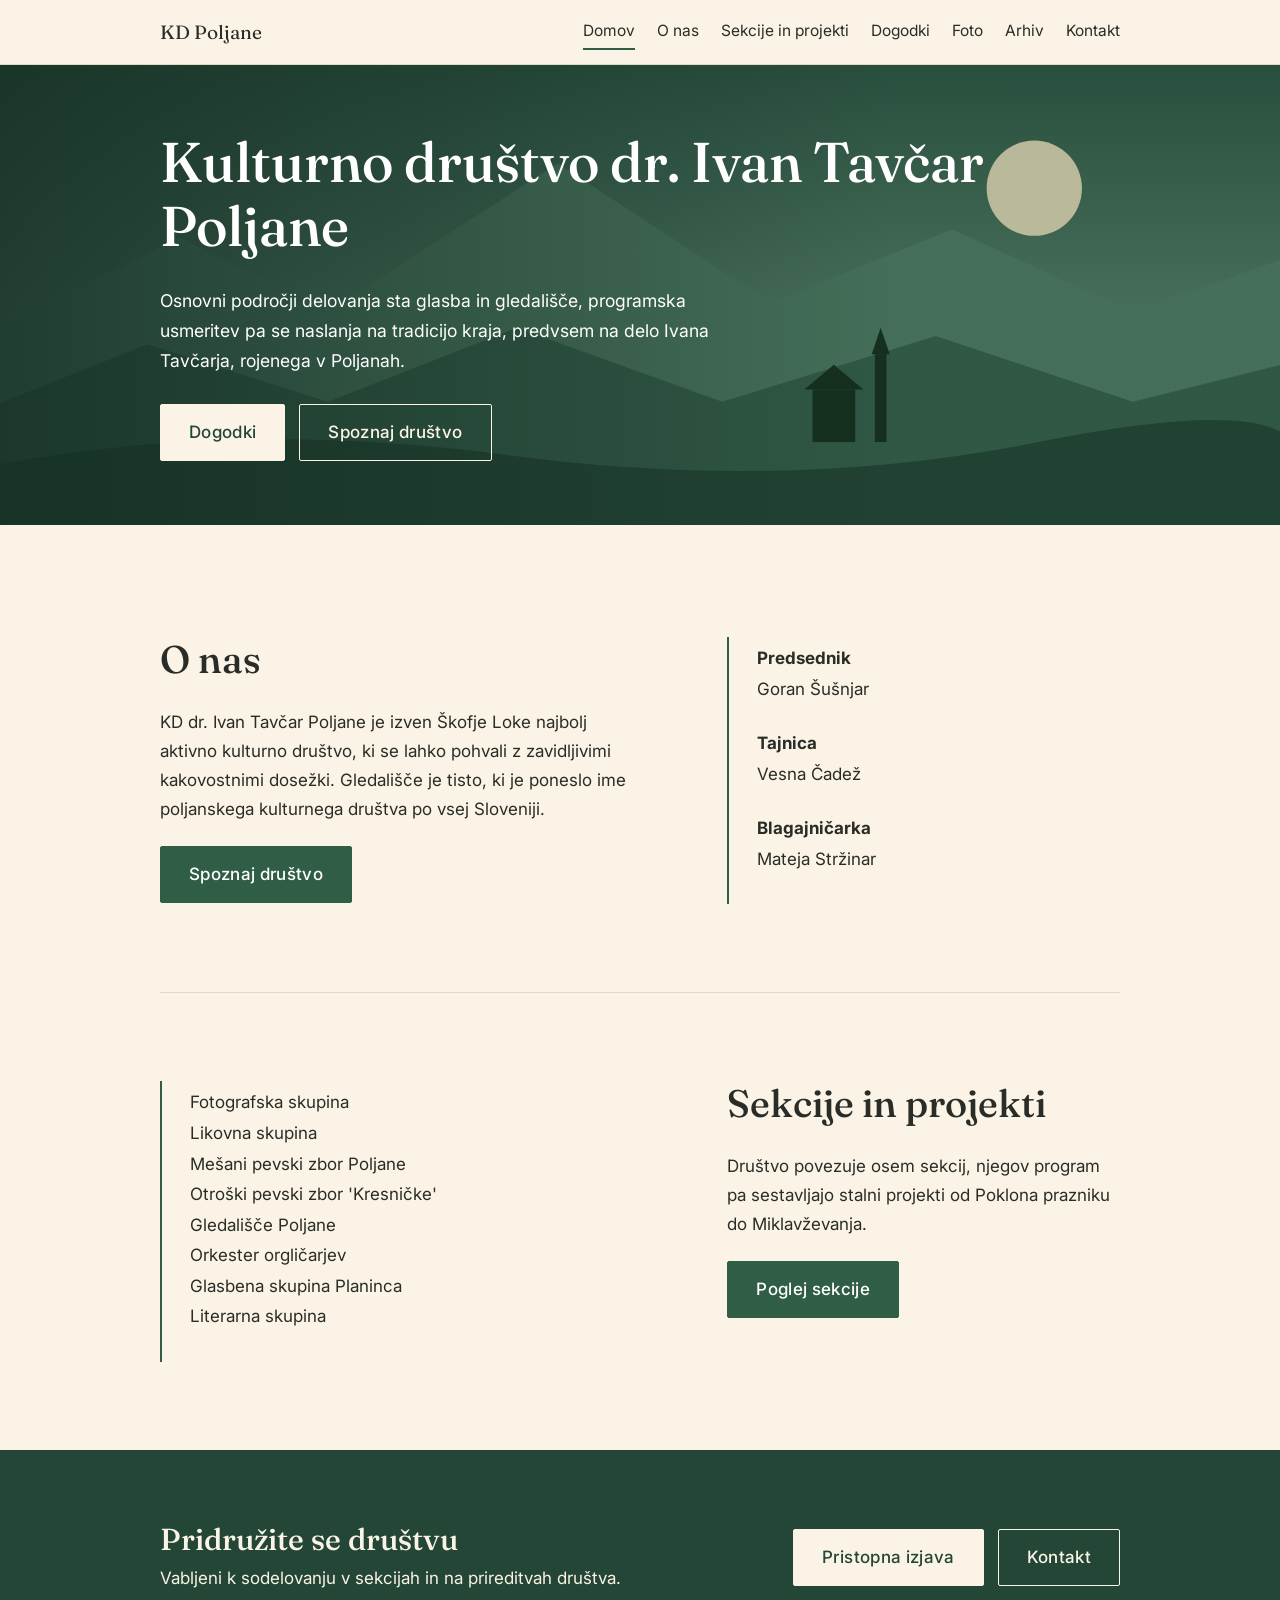
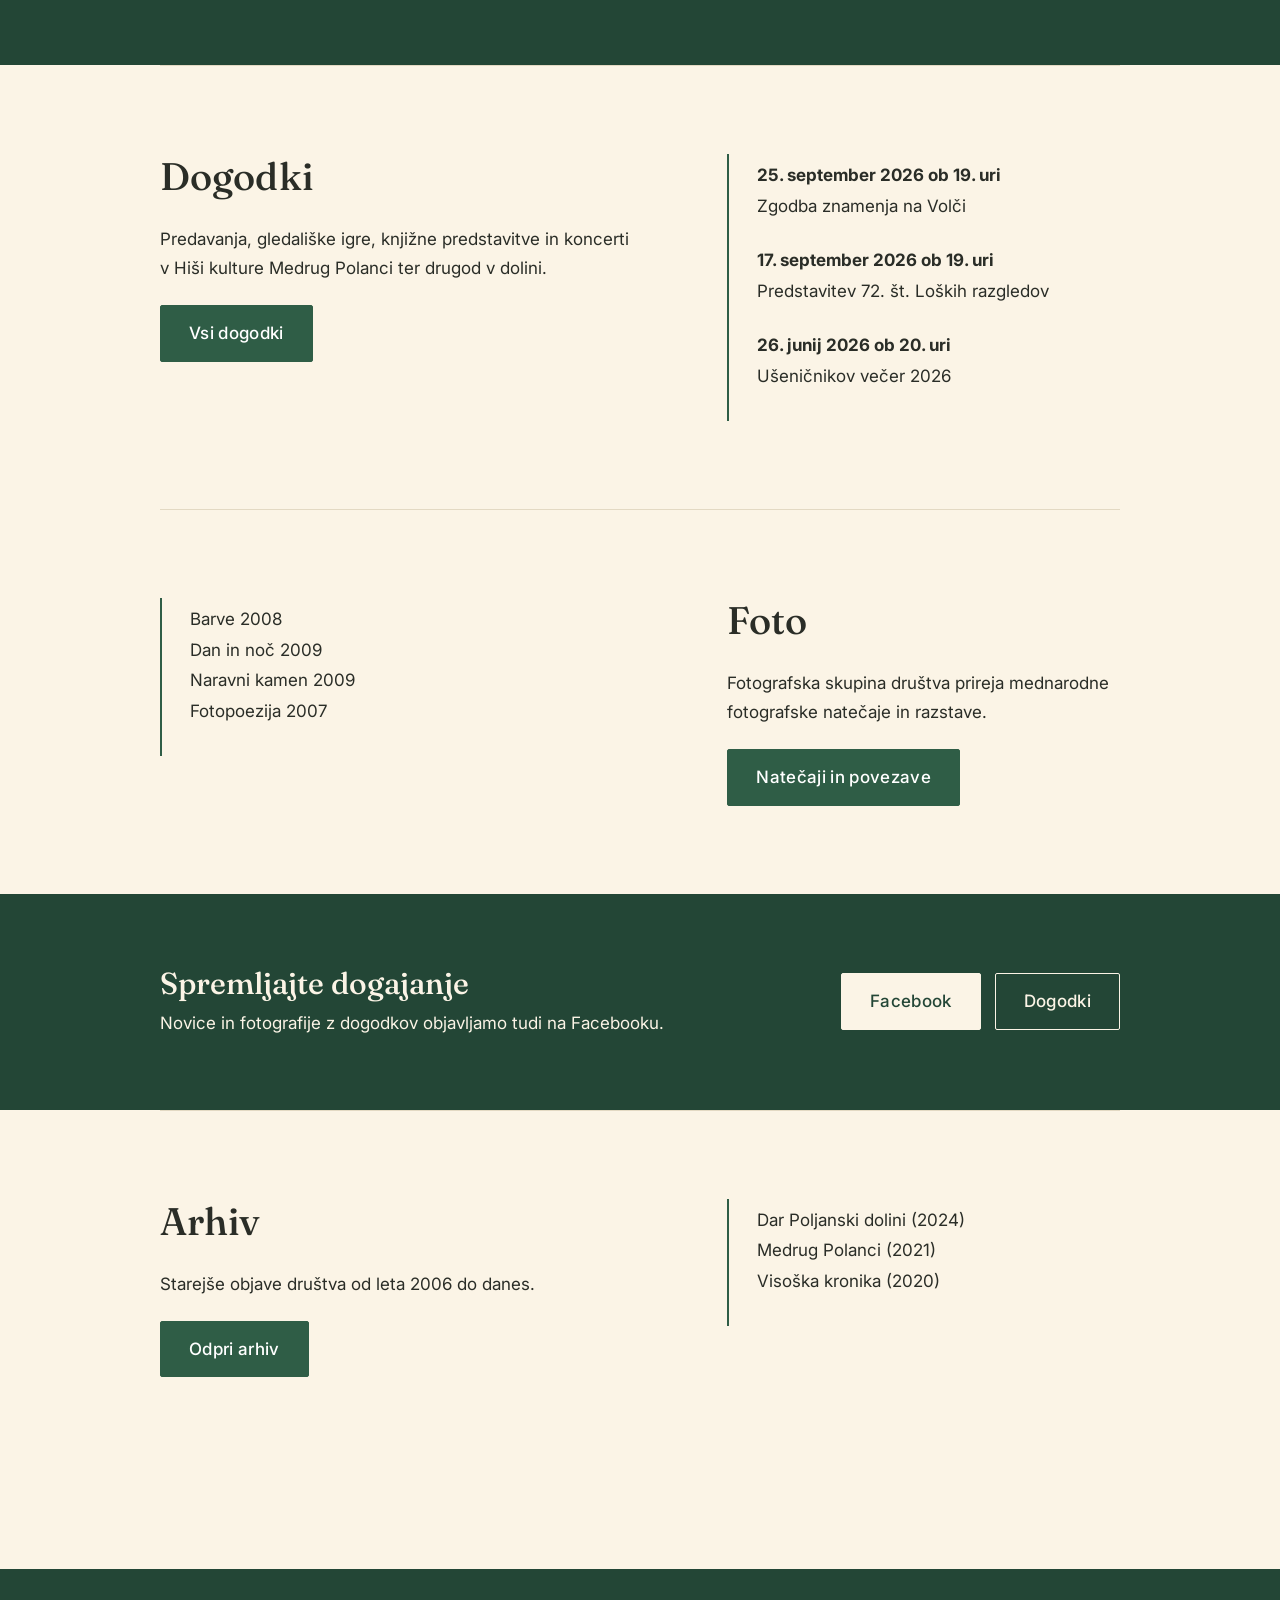
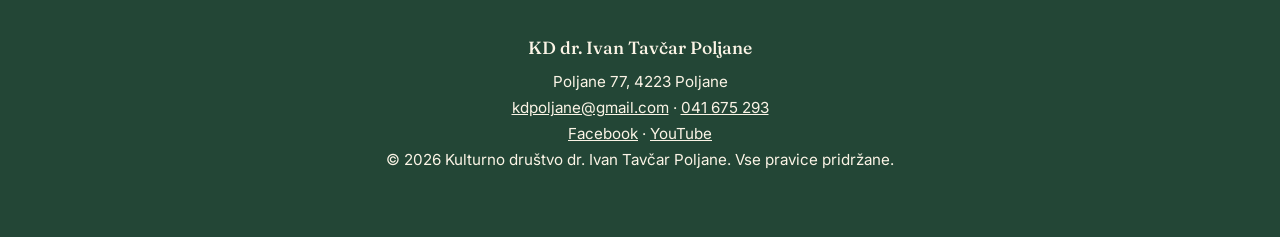
<file: index.html>
<!DOCTYPE html>
<html lang="sl">
<head>
<meta charset="utf-8">
<meta name="viewport" content="width=device-width, initial-scale=1, viewport-fit=cover">
<title>Kulturno društvo dr. Ivan Tavčar Poljane</title>
<meta name="description" content="Kulturno društvo dr. Ivan Tavčar Poljane: gledališče, glasba, fotografija in likovna umetnost v Poljanski dolini.">
<link rel="preconnect" href="https://fonts.googleapis.com"><link rel="preconnect" href="https://fonts.gstatic.com" crossorigin>
<link href="https://fonts.googleapis.com/css2?family=Fraunces:opsz,wght@9..144,400;9..144,500&family=Inter:wght@400;500;600&display=swap" rel="stylesheet">
<link rel="stylesheet" href="style.css">
</head>
<body class="home">
<header><nav aria-label="Glavna navigacija">
<a class="logo" href="index.html">KD Poljane</a>
<button id="menu" aria-expanded="false" aria-controls="links">Meni</button>
<div class="links" id="links">
<a href="index.html" class="on">Domov</a><a href="o-nas.html">O nas</a><a href="sekcije-in-projekti.html">Sekcije in projekti</a><a href="dogodki.html">Dogodki</a><a href="foto.html">Foto</a><a href="arhiv.html">Arhiv</a><a href="kontakt.html">Kontakt</a>
</div></nav></header>
<div class="banner"><svg viewBox="0 0 1600 560" preserveAspectRatio="xMidYMid slice" aria-hidden="true">
<defs><linearGradient id="g" x1="0" y1="0" x2="0" y2="1"><stop offset="0" stop-color="#2c5442"/><stop offset="1" stop-color="#6f9a82"/></linearGradient></defs>
<rect width="1600" height="560" fill="url(#g)"/><circle cx="1280" cy="150" r="58" fill="#f1e4c0" opacity=".85"/>
<path d="M0 330 L240 210 L420 300 L700 120 L960 290 L1180 200 L1400 300 L1600 230 V560 H0Z" fill="#4d7a63"/>
<path d="M0 420 L200 340 L420 410 L650 320 L900 410 L1160 330 L1400 410 L1600 360 V560 H0Z" fill="#355f4b"/>
<path d="M0 490 Q300 430 640 475 T1280 460 T1600 470 V560 H0Z" fill="#234636"/>
<g fill="#16301f"><rect x="1010" y="395" width="52" height="64"/><path d="M1000 395 L1036 365 L1072 395Z"/><rect x="1086" y="352" width="14" height="107"/><path d="M1082 352 L1093 320 L1104 352Z"/></g></svg>
<div class="bt"><h1>Kulturno društvo dr. Ivan Tavčar Poljane</h1><p>Osnovni področji delovanja sta glasba in gledališče, programska usmeritev pa se naslanja na tradicijo kraja, predvsem na delo Ivana Tavčarja, rojenega v Poljanah.</p><div class="btns"><a class="btn fill light" href="dogodki.html">Dogodki</a><a class="btn ghost" href="o-nas.html">Spoznaj društvo</a></div></div></div>
<main>
<section class="page">
<div class="blk"><div><h2>O nas</h2><p>KD dr. Ivan Tavčar Poljane je izven Škofje Loke najbolj aktivno kulturno društvo, ki se lahko pohvali z zavidljivimi kakovostnimi dosežki. Gledališče je tisto, ki je poneslo ime poljanskega kulturnega društva po vsej Sloveniji.</p><a class="btn fill" href="o-nas.html">Spoznaj društvo</a></div>
<div class="side"><p><b>Predsednik</b><br>Goran Šušnjar</p><p><b>Tajnica</b><br>Vesna Čadež</p><p><b>Blagajničarka</b><br>Mateja Stržinar</p></div></div>
<div class="blk rev"><div><h2>Sekcije in projekti</h2><p>Društvo povezuje osem sekcij, njegov program pa sestavljajo stalni projekti od Poklona prazniku do Miklavževanja.</p><a class="btn fill" href="sekcije-in-projekti.html">Poglej sekcije</a></div>
<div class="side"><p>Fotografska skupina<br>Likovna skupina<br>Mešani pevski zbor Poljane<br>Otroški pevski zbor 'Kresničke'<br>Gledališče Poljane<br>Orkester orgličarjev<br>Glasbena skupina Planinca<br>Literarna skupina</p></div></div>
<div class="cta"><div><h2>Pridružite se društvu</h2><p>Vabljeni k sodelovanju v sekcijah in na prireditvah društva.</p></div><div class="btns"><a class="btn light" href="http://www.kd-poljane.si/pages/images/onas/pristopna%20izjava.doc">Pristopna izjava</a><a class="btn ghost" href="kontakt.html">Kontakt</a></div></div>
<div class="blk"><div><h2>Dogodki</h2><p>Predavanja, gledališke igre, knjižne predstavitve in koncerti v Hiši kulture Medrug Polanci ter drugod v dolini.</p><a class="btn fill" href="dogodki.html">Vsi dogodki</a></div>
<div class="side"><p><b>25. september 2026 ob 19. uri</b><br>Zgodba znamenja na Volči</p><p><b>17. september 2026 ob 19. uri</b><br>Predstavitev 72. št. Loških razgledov</p><p><b>26. junij 2026 ob 20. uri</b><br>Ušeničnikov večer 2026</p></div></div>
<div class="blk rev"><div><h2>Foto</h2><p>Fotografska skupina društva prireja mednarodne fotografske natečaje in razstave.</p><a class="btn fill" href="foto.html">Natečaji in povezave</a></div>
<div class="side"><p>Barve 2008<br>Dan in noč 2009<br>Naravni kamen 2009<br>Fotopoezija 2007</p></div></div>
<div class="cta"><div><h2>Spremljajte dogajanje</h2><p>Novice in fotografije z dogodkov objavljamo tudi na Facebooku.</p></div><div class="btns"><a class="btn light" href="https://www.facebook.com/KDdr.IvanTavcarPoljane" target="_blank" rel="noopener">Facebook</a><a class="btn ghost" href="dogodki.html">Dogodki</a></div></div>
<div class="blk"><div><h2>Arhiv</h2><p>Starejše objave društva od leta 2006 do danes.</p><a class="btn fill" href="arhiv.html">Odpri arhiv</a></div>
<div class="side"><p>Dar Poljanski dolini (2024)<br>Medrug Polanci (2021)<br>Visoška kronika (2020)</p></div></div>
</section>
</main>

<footer><b>KD dr. Ivan Tavčar Poljane</b>Poljane 77, 4223 Poljane<br><a href="mailto:kdpoljane@gmail.com">kdpoljane@gmail.com</a> · <a href="tel:+38641675293">041 675 293</a><br><a href="https://www.facebook.com/KDdr.IvanTavcarPoljane" target="_blank" rel="noopener">Facebook</a> · <a href="https://www.youtube.com/@kddr.ivantavcarpoljane" target="_blank" rel="noopener">YouTube</a><br>© <span id="y">2026</span> Kulturno društvo dr. Ivan Tavčar Poljane. Vse pravice pridržane.</footer>
<script src="main.js"></script>
</body>
</html>
</file>
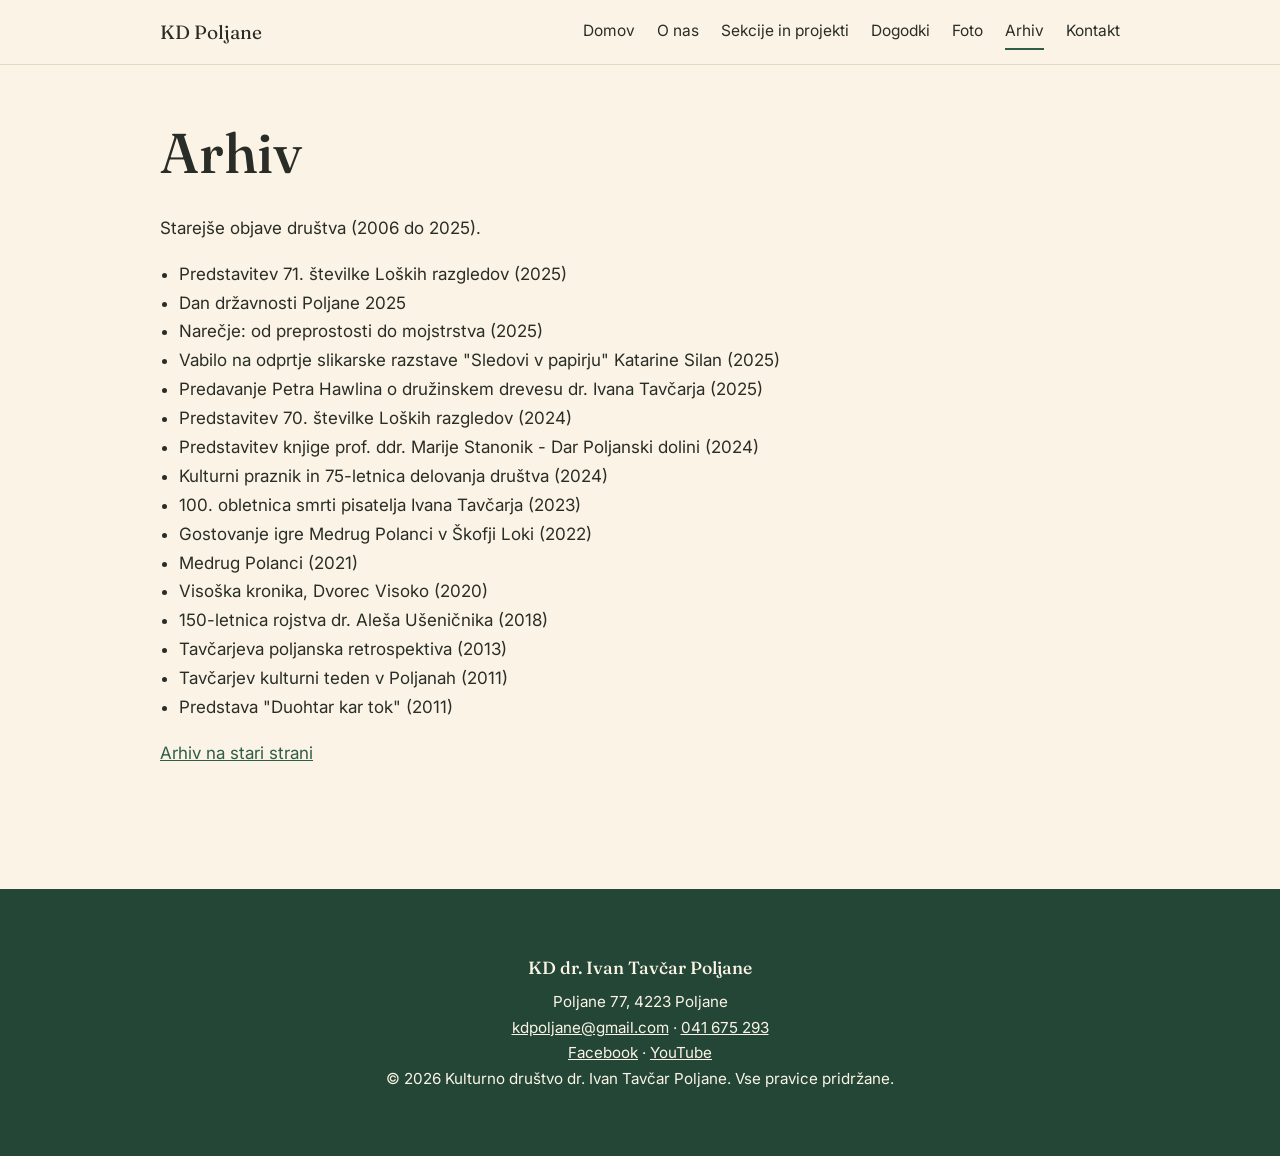
<file: arhiv.html>
<!DOCTYPE html>
<html lang="sl">
<head>
<meta charset="utf-8">
<meta name="viewport" content="width=device-width, initial-scale=1, viewport-fit=cover">
<title>Arhiv | KD dr. Ivan Tavčar Poljane</title>
<meta name="description" content="Kulturno društvo dr. Ivan Tavčar Poljane: gledališče, glasba, fotografija in likovna umetnost v Poljanski dolini.">
<link rel="preconnect" href="https://fonts.googleapis.com"><link rel="preconnect" href="https://fonts.gstatic.com" crossorigin>
<link href="https://fonts.googleapis.com/css2?family=Fraunces:opsz,wght@9..144,400;9..144,500&family=Inter:wght@400;500;600&display=swap" rel="stylesheet">
<link rel="stylesheet" href="style.css">
</head>
<body>
<header><nav aria-label="Glavna navigacija">
<a class="logo" href="index.html">KD Poljane</a>
<button id="menu" aria-expanded="false" aria-controls="links">Meni</button>
<div class="links" id="links">
<a href="index.html">Domov</a><a href="o-nas.html">O nas</a><a href="sekcije-in-projekti.html">Sekcije in projekti</a><a href="dogodki.html">Dogodki</a><a href="foto.html">Foto</a><a href="arhiv.html" class="on">Arhiv</a><a href="kontakt.html">Kontakt</a>
</div></nav></header>
<main>
<section class="page">
<h1>Arhiv</h1>
<p>Starejše objave društva (2006 do 2025).</p>
<ul class="plain">
<li>Predstavitev 71. številke Loških razgledov (2025)</li><li>Dan državnosti Poljane 2025</li><li>Narečje: od preprostosti do mojstrstva (2025)</li><li>Vabilo na odprtje slikarske razstave "Sledovi v papirju" Katarine Silan (2025)</li><li>Predavanje Petra Hawlina o družinskem drevesu dr. Ivana Tavčarja (2025)</li><li>Predstavitev 70. številke Loških razgledov (2024)</li><li>Predstavitev knjige prof. ddr. Marije Stanonik - Dar Poljanski dolini (2024)</li><li>Kulturni praznik in 75-letnica delovanja društva (2024)</li><li>100. obletnica smrti pisatelja Ivana Tavčarja (2023)</li><li>Gostovanje igre Medrug Polanci v Škofji Loki (2022)</li><li>Medrug Polanci (2021)</li><li>Visoška kronika, Dvorec Visoko (2020)</li><li>150-letnica rojstva dr. Aleša Ušeničnika (2018)</li><li>Tavčarjeva poljanska retrospektiva (2013)</li><li>Tavčarjev kulturni teden v Poljanah (2011)</li><li>Predstava "Duohtar kar tok" (2011)</li>
</ul>
<p><a href="http://www.kd-poljane.si/pages/arhiv.htm">Arhiv na stari strani</a></p>
</section>
</main>

<footer><b>KD dr. Ivan Tavčar Poljane</b>Poljane 77, 4223 Poljane<br><a href="mailto:kdpoljane@gmail.com">kdpoljane@gmail.com</a> · <a href="tel:+38641675293">041 675 293</a><br><a href="https://www.facebook.com/KDdr.IvanTavcarPoljane" target="_blank" rel="noopener">Facebook</a> · <a href="https://www.youtube.com/@kddr.ivantavcarpoljane" target="_blank" rel="noopener">YouTube</a><br>© <span id="y">2026</span> Kulturno društvo dr. Ivan Tavčar Poljane. Vse pravice pridržane.</footer>
<script src="main.js"></script>
</body>
</html>
</file>
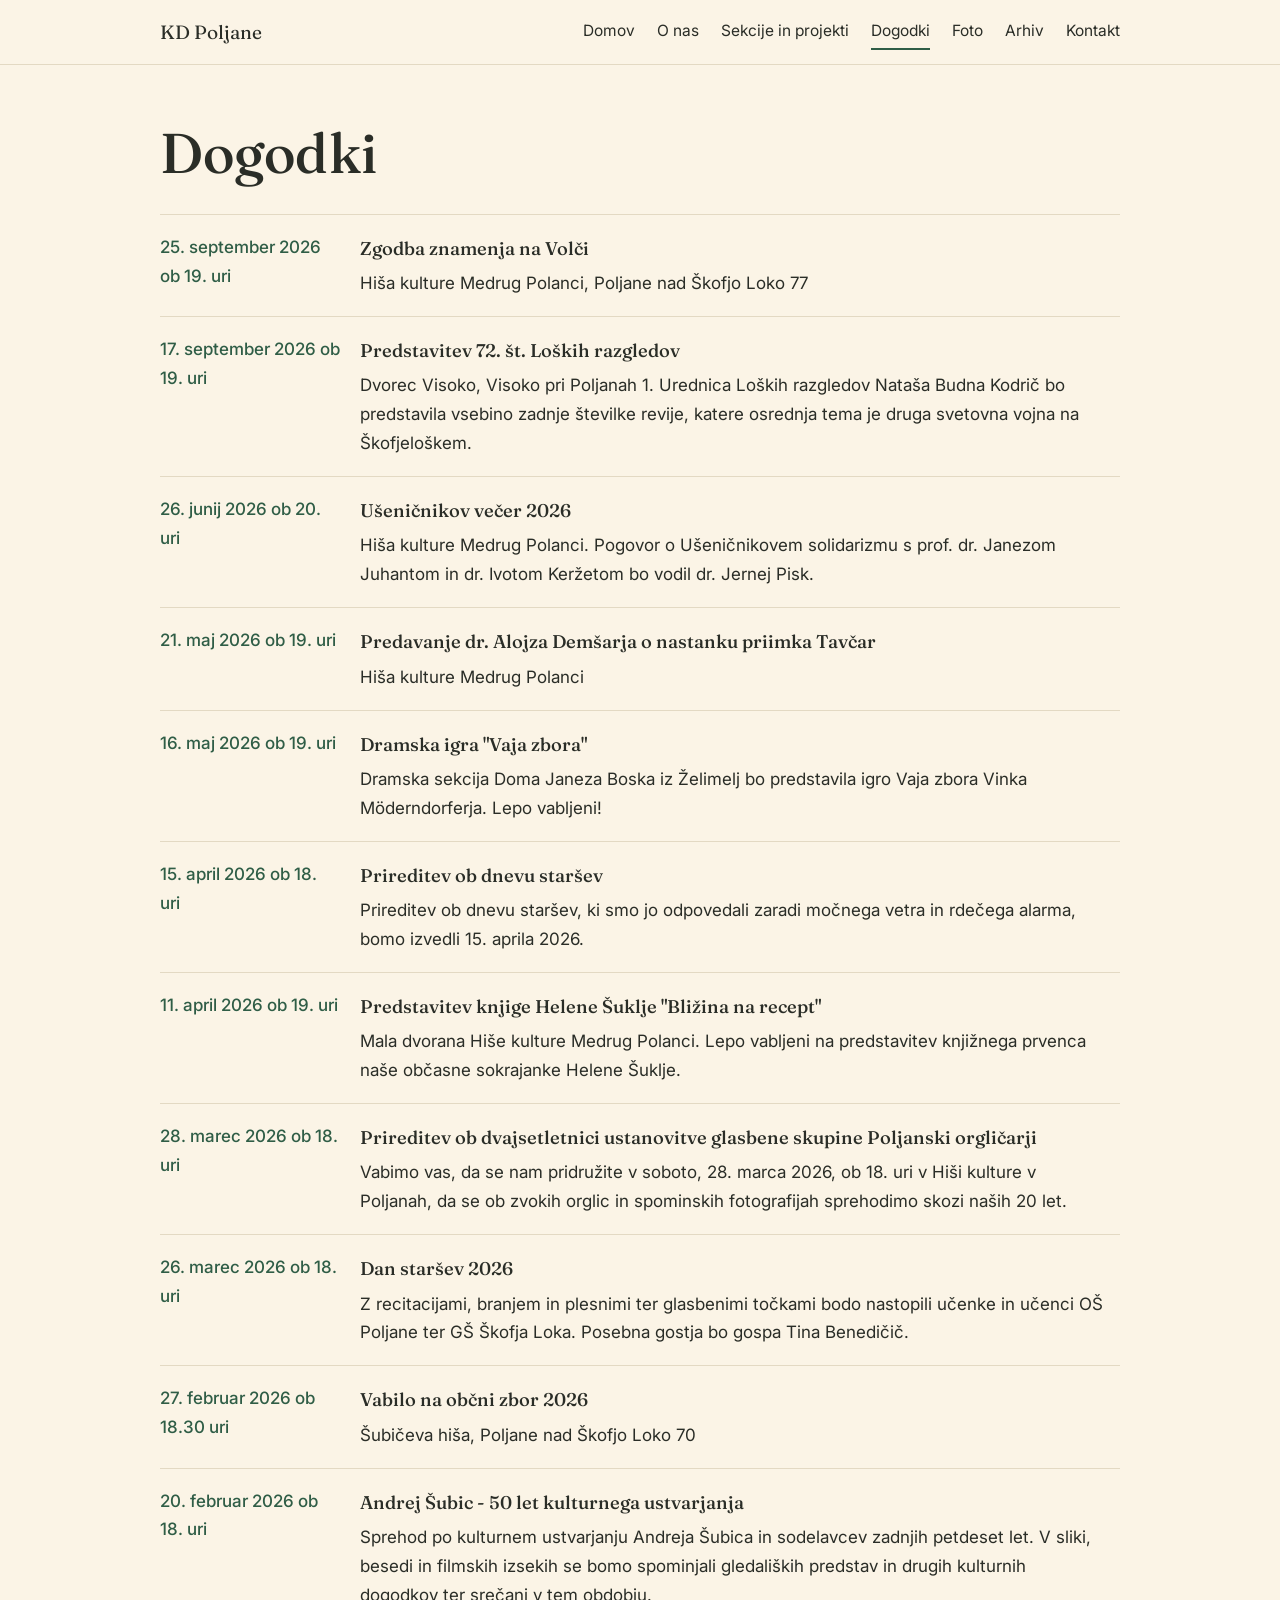
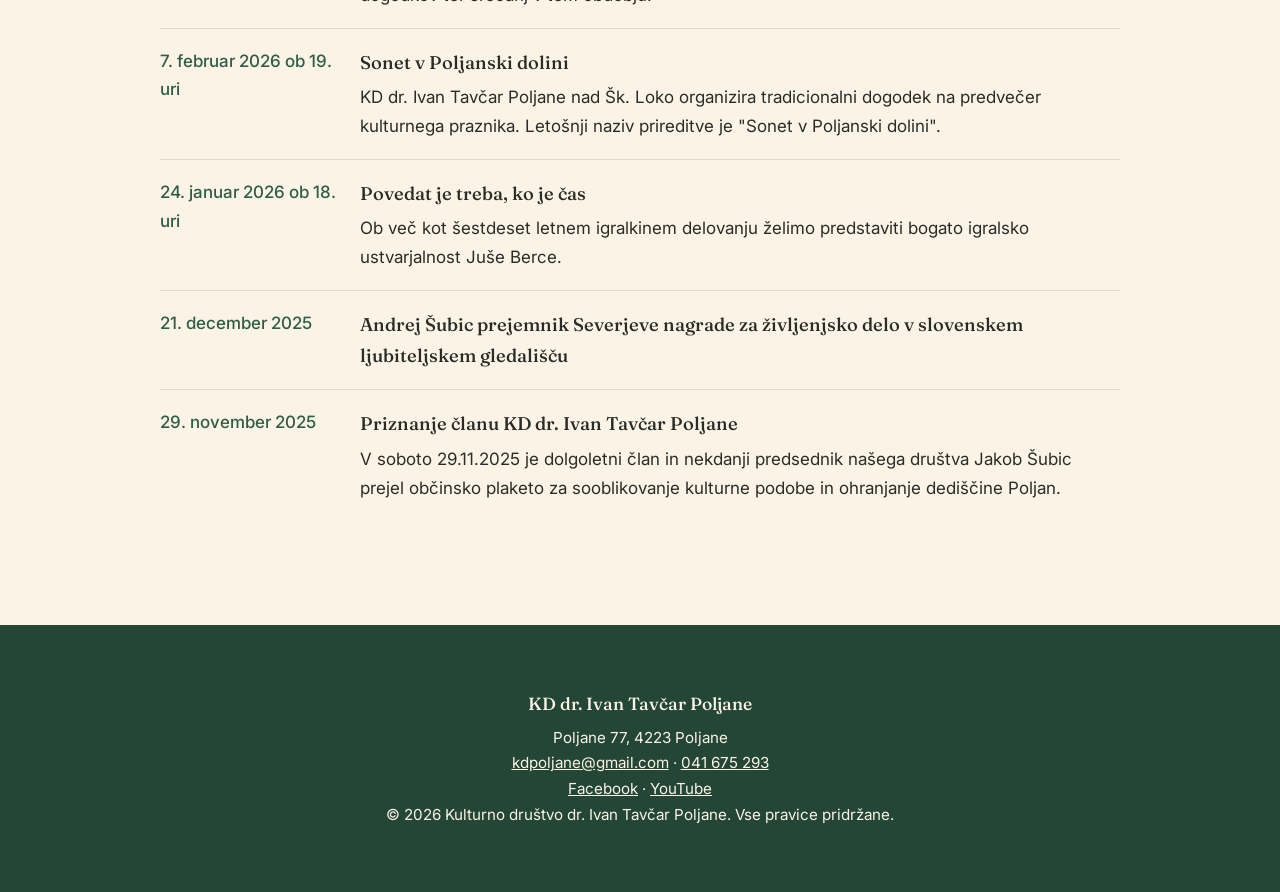
<file: dogodki.html>
<!DOCTYPE html>
<html lang="sl">
<head>
<meta charset="utf-8">
<meta name="viewport" content="width=device-width, initial-scale=1, viewport-fit=cover">
<title>Dogodki | KD dr. Ivan Tavčar Poljane</title>
<meta name="description" content="Kulturno društvo dr. Ivan Tavčar Poljane: gledališče, glasba, fotografija in likovna umetnost v Poljanski dolini.">
<link rel="preconnect" href="https://fonts.googleapis.com"><link rel="preconnect" href="https://fonts.gstatic.com" crossorigin>
<link href="https://fonts.googleapis.com/css2?family=Fraunces:opsz,wght@9..144,400;9..144,500&family=Inter:wght@400;500;600&display=swap" rel="stylesheet">
<link rel="stylesheet" href="style.css">
</head>
<body>
<header><nav aria-label="Glavna navigacija">
<a class="logo" href="index.html">KD Poljane</a>
<button id="menu" aria-expanded="false" aria-controls="links">Meni</button>
<div class="links" id="links">
<a href="index.html">Domov</a><a href="o-nas.html">O nas</a><a href="sekcije-in-projekti.html">Sekcije in projekti</a><a href="dogodki.html" class="on">Dogodki</a><a href="foto.html">Foto</a><a href="arhiv.html">Arhiv</a><a href="kontakt.html">Kontakt</a>
</div></nav></header>
<main>
<section class="page">
<h1>Dogodki</h1>
<ul class="ev">
<li><time>25. september 2026 ob 19. uri</time><div><b>Zgodba znamenja na Volči</b><p>Hiša kulture Medrug Polanci, Poljane nad Škofjo Loko 77</p></div></li>
<li><time>17. september 2026 ob 19. uri</time><div><b>Predstavitev 72. št. Loških razgledov</b><p>Dvorec Visoko, Visoko pri Poljanah 1. Urednica Loških razgledov Nataša Budna Kodrič bo predstavila vsebino zadnje številke revije, katere osrednja tema je druga svetovna vojna na Škofjeloškem.</p></div></li>
<li><time>26. junij 2026 ob 20. uri</time><div><b>Ušeničnikov večer 2026</b><p>Hiša kulture Medrug Polanci. Pogovor o Ušeničnikovem solidarizmu s prof. dr. Janezom Juhantom in dr. Ivotom Keržetom bo vodil dr. Jernej Pisk.</p></div></li>
<li><time>21. maj 2026 ob 19. uri</time><div><b>Predavanje dr. Alojza Demšarja o nastanku priimka Tavčar</b><p>Hiša kulture Medrug Polanci</p></div></li>
<li><time>16. maj 2026 ob 19. uri</time><div><b>Dramska igra "Vaja zbora"</b><p>Dramska sekcija Doma Janeza Boska iz Želimelj bo predstavila igro Vaja zbora Vinka Möderndorferja. Lepo vabljeni!</p></div></li>
<li><time>15. april 2026 ob 18. uri</time><div><b>Prireditev ob dnevu staršev</b><p>Prireditev ob dnevu staršev, ki smo jo odpovedali zaradi močnega vetra in rdečega alarma, bomo izvedli 15. aprila 2026.</p></div></li>
<li><time>11. april 2026 ob 19. uri</time><div><b>Predstavitev knjige Helene Šuklje "Bližina na recept"</b><p>Mala dvorana Hiše kulture Medrug Polanci. Lepo vabljeni na predstavitev knjižnega prvenca naše občasne sokrajanke Helene Šuklje.</p></div></li>
<li><time>28. marec 2026 ob 18. uri</time><div><b>Prireditev ob dvajsetletnici ustanovitve glasbene skupine Poljanski orgličarji</b><p>Vabimo vas, da se nam pridružite v soboto, 28. marca 2026, ob 18. uri v Hiši kulture v Poljanah, da se ob zvokih orglic in spominskih fotografijah sprehodimo skozi naših 20 let.</p></div></li>
<li><time>26. marec 2026 ob 18. uri</time><div><b>Dan staršev 2026</b><p>Z recitacijami, branjem in plesnimi ter glasbenimi točkami bodo nastopili učenke in učenci OŠ Poljane ter GŠ Škofja Loka. Posebna gostja bo gospa Tina Benedičič.</p></div></li>
<li><time>27. februar 2026 ob 18.30 uri</time><div><b>Vabilo na občni zbor 2026</b><p>Šubičeva hiša, Poljane nad Škofjo Loko 70</p></div></li>
<li><time>20. februar 2026 ob 18. uri</time><div><b>Andrej Šubic - 50 let kulturnega ustvarjanja</b><p>Sprehod po kulturnem ustvarjanju Andreja Šubica in sodelavcev zadnjih petdeset let. V sliki, besedi in filmskih izsekih se bomo spominjali gledaliških predstav in drugih kulturnih dogodkov ter srečanj v tem obdobju.</p></div></li>
<li><time>7. februar 2026 ob 19. uri</time><div><b>Sonet v Poljanski dolini</b><p>KD dr. Ivan Tavčar Poljane nad Šk. Loko organizira tradicionalni dogodek na predvečer kulturnega praznika. Letošnji naziv prireditve je "Sonet v Poljanski dolini".</p></div></li>
<li><time>24. januar 2026 ob 18. uri</time><div><b>Povedat je treba, ko je čas</b><p>Ob več kot šestdeset letnem igralkinem delovanju želimo predstaviti bogato igralsko ustvarjalnost Juše Berce.</p></div></li>
<li><time>21. december 2025</time><div><b>Andrej Šubic prejemnik Severjeve nagrade za življenjsko delo v slovenskem ljubiteljskem gledališču</b></div></li>
<li><time>29. november 2025</time><div><b>Priznanje članu KD dr. Ivan Tavčar Poljane</b><p>V soboto 29.11.2025 je dolgoletni član in nekdanji predsednik našega društva Jakob Šubic prejel občinsko plaketo za sooblikovanje kulturne podobe in ohranjanje dediščine Poljan.</p></div></li>
</ul>
</section>
</main>

<footer><b>KD dr. Ivan Tavčar Poljane</b>Poljane 77, 4223 Poljane<br><a href="mailto:kdpoljane@gmail.com">kdpoljane@gmail.com</a> · <a href="tel:+38641675293">041 675 293</a><br><a href="https://www.facebook.com/KDdr.IvanTavcarPoljane" target="_blank" rel="noopener">Facebook</a> · <a href="https://www.youtube.com/@kddr.ivantavcarpoljane" target="_blank" rel="noopener">YouTube</a><br>© <span id="y">2026</span> Kulturno društvo dr. Ivan Tavčar Poljane. Vse pravice pridržane.</footer>
<script src="main.js"></script>
</body>
</html>
</file>
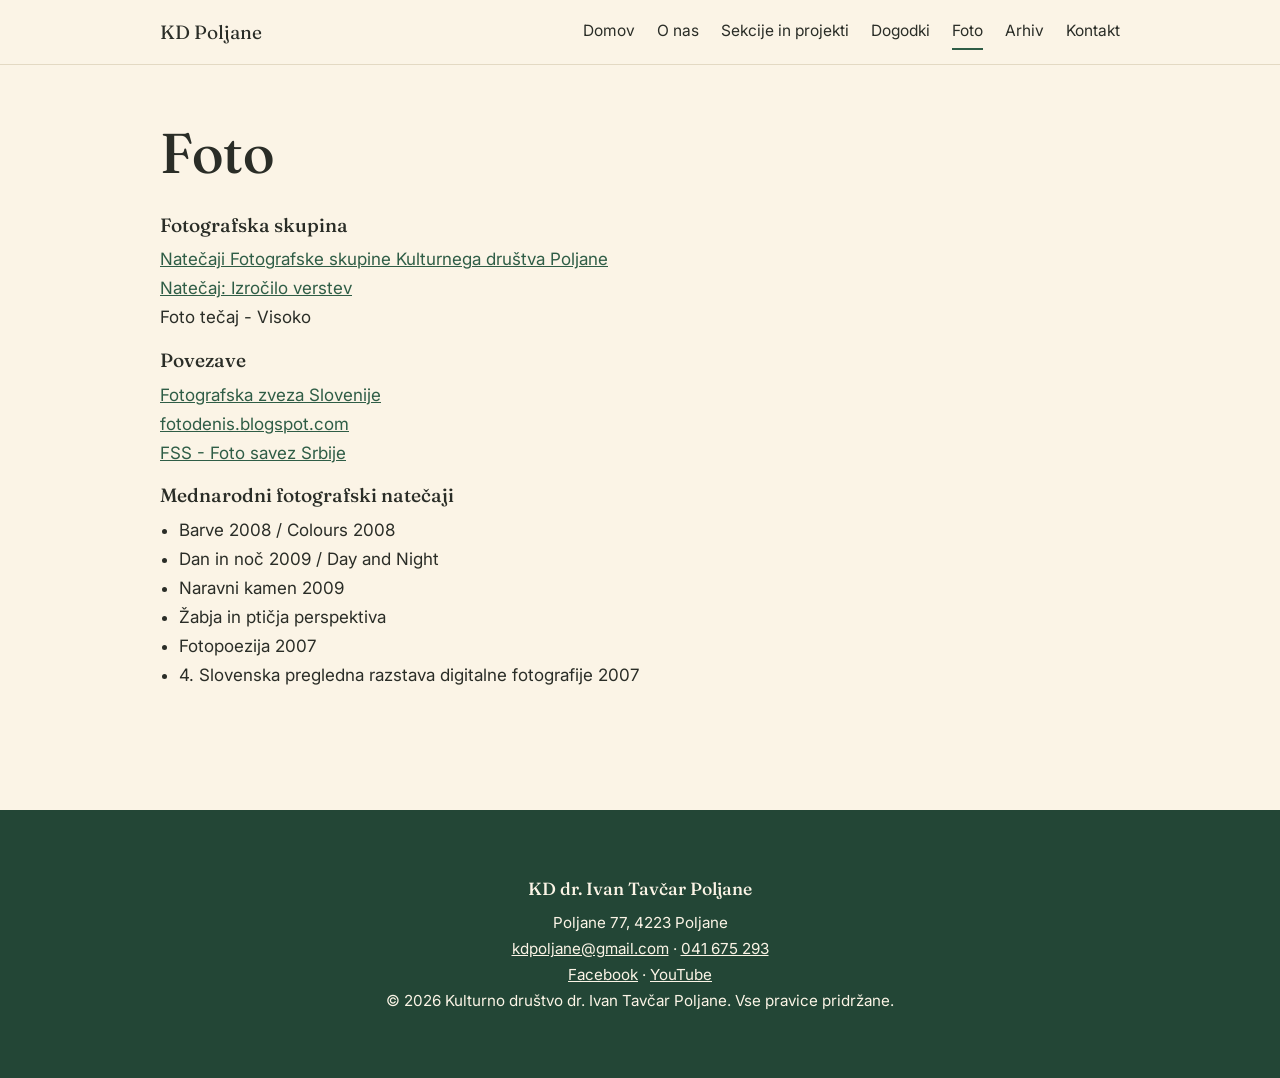
<file: foto.html>
<!DOCTYPE html>
<html lang="sl">
<head>
<meta charset="utf-8">
<meta name="viewport" content="width=device-width, initial-scale=1, viewport-fit=cover">
<title>Foto | KD dr. Ivan Tavčar Poljane</title>
<meta name="description" content="Kulturno društvo dr. Ivan Tavčar Poljane: gledališče, glasba, fotografija in likovna umetnost v Poljanski dolini.">
<link rel="preconnect" href="https://fonts.googleapis.com"><link rel="preconnect" href="https://fonts.gstatic.com" crossorigin>
<link href="https://fonts.googleapis.com/css2?family=Fraunces:opsz,wght@9..144,400;9..144,500&family=Inter:wght@400;500;600&display=swap" rel="stylesheet">
<link rel="stylesheet" href="style.css">
</head>
<body>
<header><nav aria-label="Glavna navigacija">
<a class="logo" href="index.html">KD Poljane</a>
<button id="menu" aria-expanded="false" aria-controls="links">Meni</button>
<div class="links" id="links">
<a href="index.html">Domov</a><a href="o-nas.html">O nas</a><a href="sekcije-in-projekti.html">Sekcije in projekti</a><a href="dogodki.html">Dogodki</a><a href="foto.html" class="on">Foto</a><a href="arhiv.html">Arhiv</a><a href="kontakt.html">Kontakt</a>
</div></nav></header>
<main>
<section class="page">
<h1>Foto</h1>
<h3>Fotografska skupina</h3>
<p><a href="http://www.kd-poljane.si/natecaj/">Natečaji Fotografske skupine Kulturnega društva Poljane</a><br><a href="http://www.kd-poljane.si/pages/images/arhiv/2006/izrocilo/IzrociloVerstev.htm">Natečaj: Izročilo verstev</a><br>Foto tečaj - Visoko</p>
<h3>Povezave</h3>
<p><a href="http://www.fzs-zveza.si/">Fotografska zveza Slovenije</a><br><a href="http://www.fotodenis.blogspot.com/">fotodenis.blogspot.com</a><br><a href="http://www.fkss.org/?lang=SC&sctn=3">FSS - Foto savez Srbije</a></p>
<h3>Mednarodni fotografski natečaji</h3>
<ul class="plain"><li>Barve 2008 / Colours 2008</li><li>Dan in noč 2009 / Day and Night</li><li>Naravni kamen 2009</li><li>Žabja in ptičja perspektiva</li><li>Fotopoezija 2007</li><li>4. Slovenska pregledna razstava digitalne fotografije 2007</li></ul>
</section>
</main>

<footer><b>KD dr. Ivan Tavčar Poljane</b>Poljane 77, 4223 Poljane<br><a href="mailto:kdpoljane@gmail.com">kdpoljane@gmail.com</a> · <a href="tel:+38641675293">041 675 293</a><br><a href="https://www.facebook.com/KDdr.IvanTavcarPoljane" target="_blank" rel="noopener">Facebook</a> · <a href="https://www.youtube.com/@kddr.ivantavcarpoljane" target="_blank" rel="noopener">YouTube</a><br>© <span id="y">2026</span> Kulturno društvo dr. Ivan Tavčar Poljane. Vse pravice pridržane.</footer>
<script src="main.js"></script>
</body>
</html>
</file>
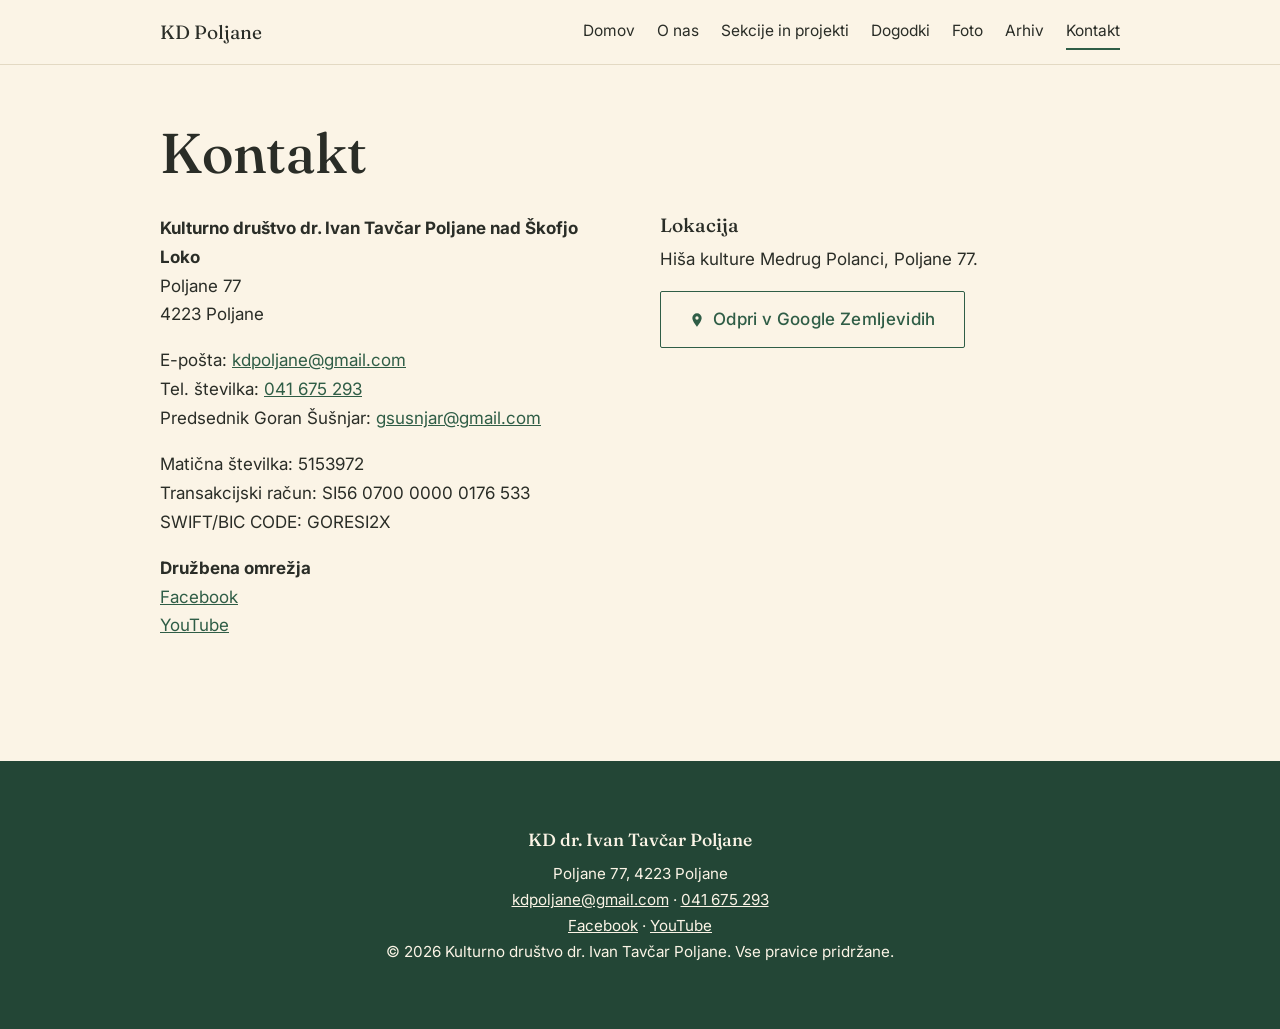
<file: kontakt.html>
<!DOCTYPE html>
<html lang="sl">
<head>
<meta charset="utf-8">
<meta name="viewport" content="width=device-width, initial-scale=1, viewport-fit=cover">
<title>Kontakt | KD dr. Ivan Tavčar Poljane</title>
<meta name="description" content="Kulturno društvo dr. Ivan Tavčar Poljane: gledališče, glasba, fotografija in likovna umetnost v Poljanski dolini.">
<link rel="preconnect" href="https://fonts.googleapis.com"><link rel="preconnect" href="https://fonts.gstatic.com" crossorigin>
<link href="https://fonts.googleapis.com/css2?family=Fraunces:opsz,wght@9..144,400;9..144,500&family=Inter:wght@400;500;600&display=swap" rel="stylesheet">
<link rel="stylesheet" href="style.css">
</head>
<body>
<header><nav aria-label="Glavna navigacija">
<a class="logo" href="index.html">KD Poljane</a>
<button id="menu" aria-expanded="false" aria-controls="links">Meni</button>
<div class="links" id="links">
<a href="index.html">Domov</a><a href="o-nas.html">O nas</a><a href="sekcije-in-projekti.html">Sekcije in projekti</a><a href="dogodki.html">Dogodki</a><a href="foto.html">Foto</a><a href="arhiv.html">Arhiv</a><a href="kontakt.html" class="on">Kontakt</a>
</div></nav></header>
<main>
<section class="page">
<h1>Kontakt</h1>
<div class="two"><div>
<p><b>Kulturno društvo dr. Ivan Tavčar Poljane nad Škofjo Loko</b><br>Poljane 77<br>4223 Poljane</p>
<p>E-pošta: <a href="mailto:kdpoljane@gmail.com">kdpoljane@gmail.com</a><br>Tel. številka: <a href="tel:+38641675293">041 675 293</a><br>Predsednik Goran Šušnjar: <a href="mailto:gsusnjar@gmail.com">gsusnjar@gmail.com</a></p>
<p>Matična številka: 5153972<br>Transakcijski račun: SI56 0700 0000 0176 533<br>SWIFT/BIC CODE: GORESI2X</p>
<p><b>Družbena omrežja</b><br><a href="https://www.facebook.com/KDdr.IvanTavcarPoljane" target="_blank" rel="noopener">Facebook</a><br><a href="https://www.youtube.com/@kddr.ivantavcarpoljane" target="_blank" rel="noopener">YouTube</a></p></div>
<div><h3>Lokacija</h3><p>Hiša kulture Medrug Polanci, Poljane 77.</p>
<a class="btn pin" href="https://www.google.com/maps/search/?api=1&query=Poljane+77%2C+4223+Poljane+nad+%C5%A0kofjo+Loko" target="_blank" rel="noopener"><svg width="16" height="16" viewBox="0 0 24 24" fill="currentColor" aria-hidden="true"><path d="M12 2a7 7 0 0 0-7 7c0 5 7 13 7 13s7-8 7-13a7 7 0 0 0-7-7zm0 9.5A2.5 2.5 0 1 1 12 6.5a2.5 2.5 0 0 1 0 5z"/></svg>Odpri v Google Zemljevidih</a></div></div>
</section>
</main>

<footer><b>KD dr. Ivan Tavčar Poljane</b>Poljane 77, 4223 Poljane<br><a href="mailto:kdpoljane@gmail.com">kdpoljane@gmail.com</a> · <a href="tel:+38641675293">041 675 293</a><br><a href="https://www.facebook.com/KDdr.IvanTavcarPoljane" target="_blank" rel="noopener">Facebook</a> · <a href="https://www.youtube.com/@kddr.ivantavcarpoljane" target="_blank" rel="noopener">YouTube</a><br>© <span id="y">2026</span> Kulturno društvo dr. Ivan Tavčar Poljane. Vse pravice pridržane.</footer>
<script src="main.js"></script>
</body>
</html>
</file>
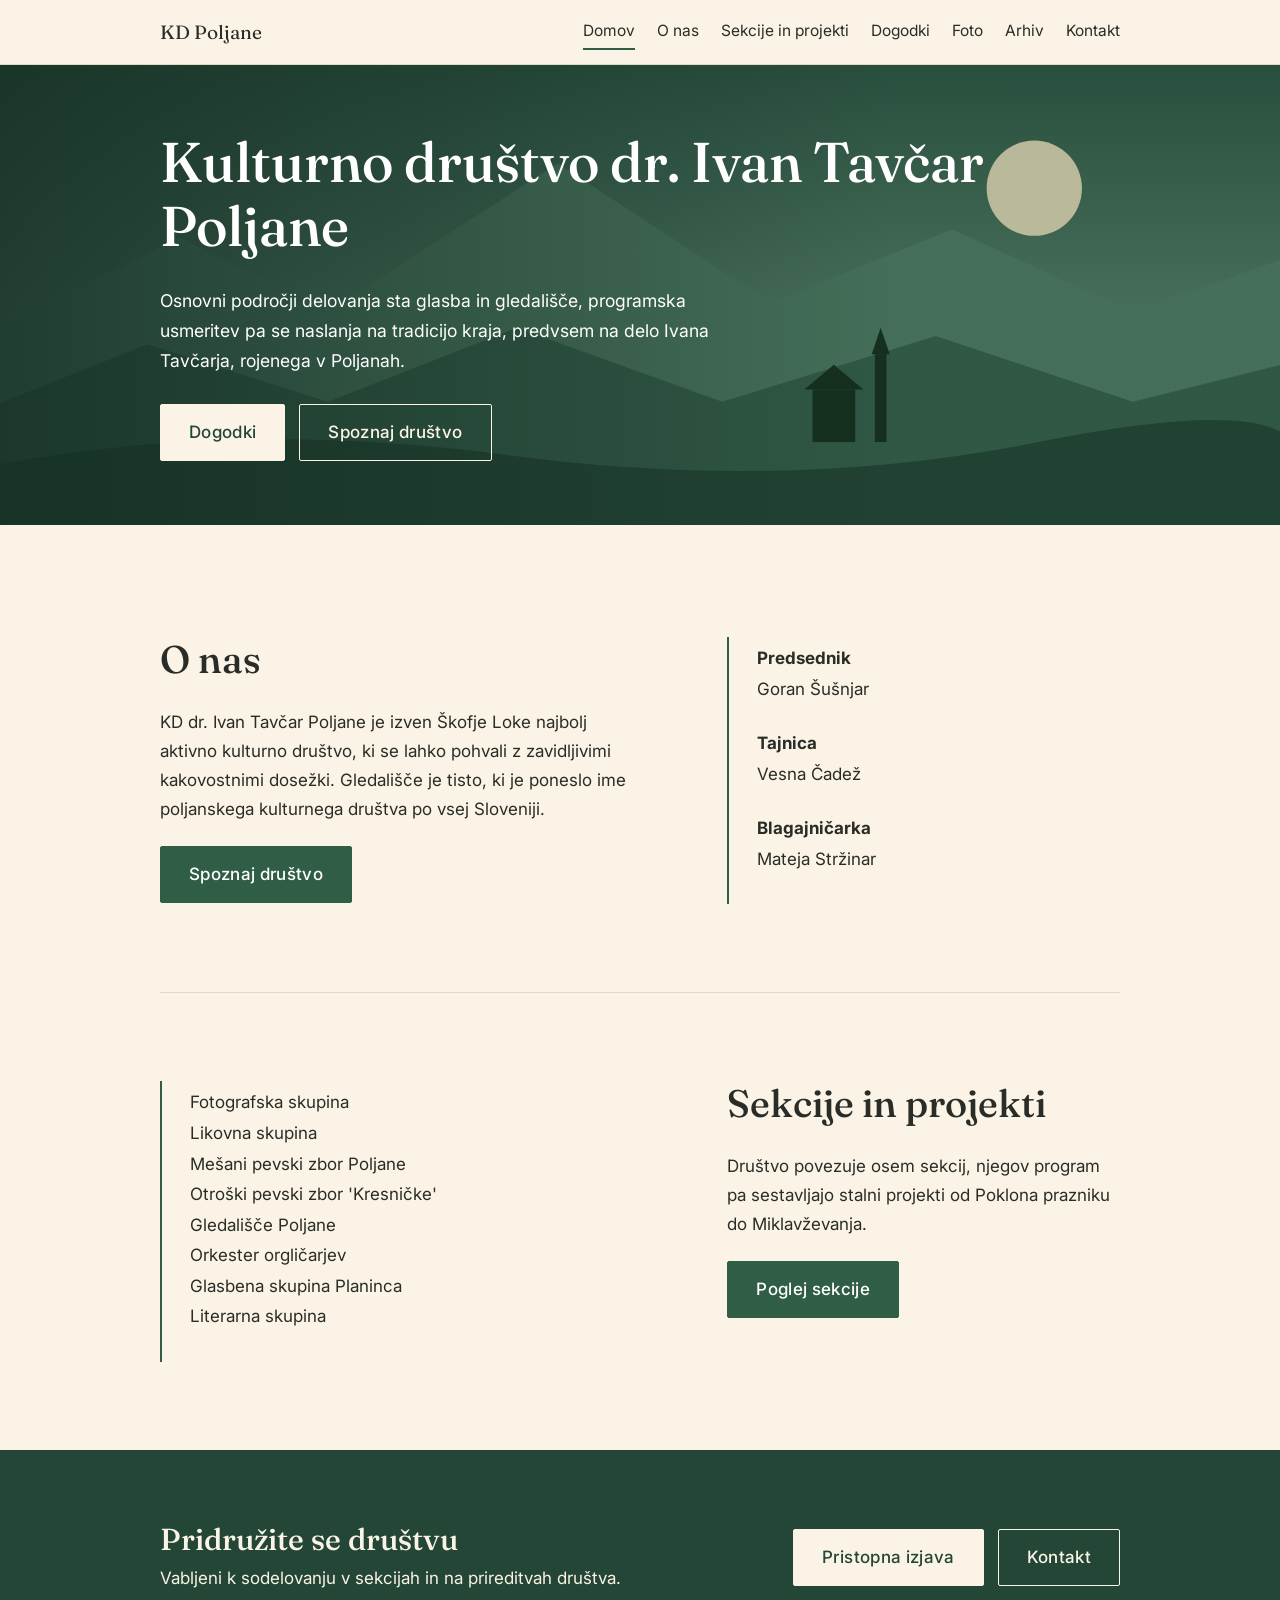
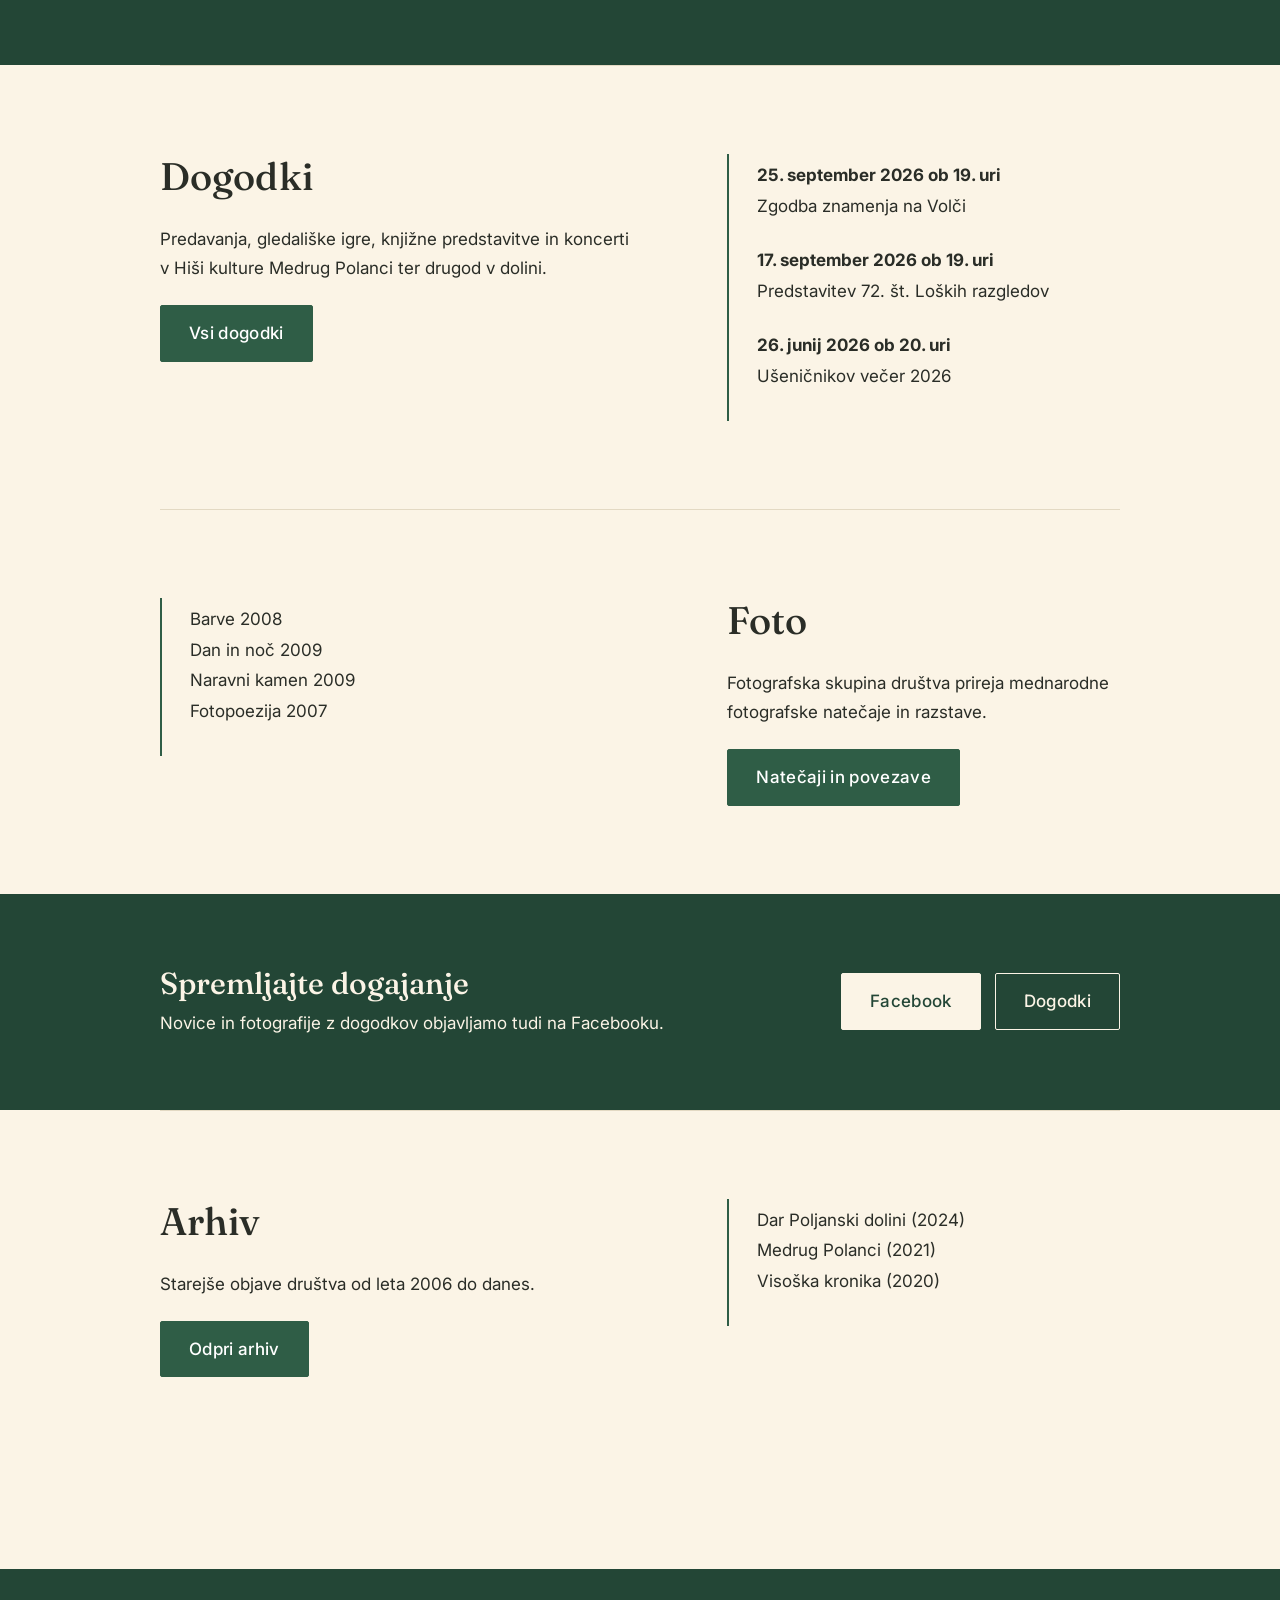
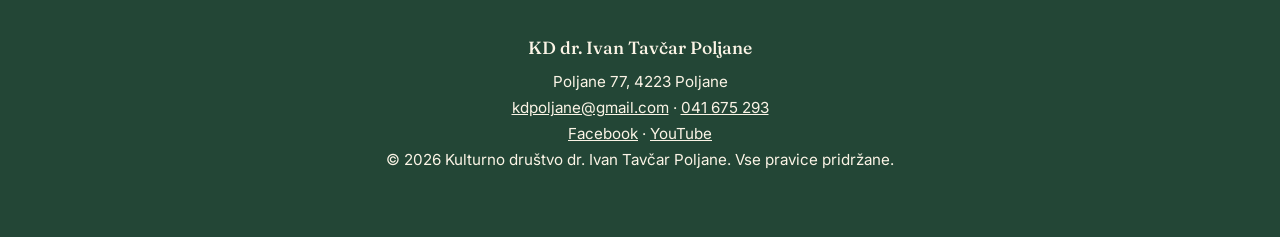
<file: main.html>
<!DOCTYPE html>
<html lang="sl">
<head>
<meta charset="utf-8">
<meta name="viewport" content="width=device-width, initial-scale=1, viewport-fit=cover">
<title>Kulturno društvo dr. Ivan Tavčar Poljane</title>
<link rel="preconnect" href="https://fonts.googleapis.com"><link rel="preconnect" href="https://fonts.gstatic.com" crossorigin>
<link href="https://fonts.googleapis.com/css2?family=Fraunces:opsz,wght@9..144,400;9..144,500&family=Inter:wght@400;500;600&display=swap" rel="stylesheet">
<style>
:root{--bg:#fbf4e6;--ink:#2a2d27;--green:#2f5d46;--line:#e3d9c3;box-sizing:border-box;padding-top:env(safe-area-inset-top,0px);padding-bottom:env(safe-area-inset-bottom,0px)}
*,*::before,*::after{box-sizing:inherit}
html{background:var(--bg)}
body{margin:0;background:var(--bg);color:var(--ink);font:17px/1.7 Inter,system-ui,sans-serif}
h1,h2,h3{font-family:Fraunces,Georgia,serif;font-weight:500;line-height:1.15;margin:0 0 .5em;color:var(--ink)}
h1{font-size:clamp(2.2rem,5.5vw,3.5rem)}h2{font-size:clamp(1.6rem,3.5vw,2.1rem);margin-top:2em}h3{font-size:1.2rem}
a{color:var(--green)}
:focus-visible{outline:3px solid var(--green);outline-offset:2px}
header{position:sticky;top:0;z-index:5;background:var(--bg);border-bottom:1px solid var(--line)}
nav{max-width:1000px;margin:auto;display:flex;align-items:center;gap:22px;padding:14px 20px}
.logo{font-family:Fraunces,serif;font-size:1.2rem;color:var(--ink);text-decoration:none;margin-right:auto}
.links{display:flex;gap:22px;align-items:center}
.links a{color:var(--ink);text-decoration:none;font-size:.97rem;padding:4px 0;border-bottom:2px solid transparent}
.links a:hover,.links a.on{border-bottom-color:var(--green)}
#menu{display:none;background:none;border:0;border-bottom:2px solid var(--green);color:var(--ink);font:inherit;padding:2px 0}
main{max-width:1000px;margin:auto;padding:0 20px}
.page{display:none;padding:56px 0 24px}.page.on{display:block}
p{margin:0 0 1em;max-width:44em}
.btns{display:flex;gap:14px;flex-wrap:wrap;margin:28px 0 0}
.btn{display:inline-block;border:1px solid var(--green);color:var(--green);text-decoration:none;padding:10px 20px;border-radius:2px;font-weight:500}
.btn.fill{background:var(--green);color:#fff}
.ov{display:grid;grid-template-columns:1fr 1fr;gap:8px 56px}.ov>div{border-top:1px solid var(--line);padding:8px 0 12px}.ov h2{margin-top:.6em;font-size:1.5rem}.ov h2 a{color:var(--ink);text-decoration:none}.ov h2 a:hover{text-decoration:underline}
.hero{display:grid;grid-template-columns:1.1fr 1fr;gap:48px;align-items:center}
.hero svg{width:100%;height:auto;display:block}
.ev{list-style:none;padding:0;margin:20px 0 0}
.ev li{display:grid;grid-template-columns:180px 1fr;gap:20px;padding:18px 0;border-top:1px solid var(--line)}
.ev time{color:var(--green);font-weight:500}.ev b{font-family:Fraunces,serif;font-weight:500;font-size:1.15rem}.ev p{margin:.3em 0 0}
.two{display:grid;grid-template-columns:1fr 1fr;gap:40px}
ul.plain{padding-left:1.1em;margin:0 0 1em}
.pr{border-top:1px solid var(--line);padding:16px 0 4px}.pr h3{margin-bottom:.3em}
.btn{padding:13px 28px;letter-spacing:.02em;transition:background .2s,color .2s}
.btn:hover{background:var(--green);color:#fff}.btn.fill:hover{background:#234636}
.btn.light{background:#fbf4e6;color:#234636;border-color:#fbf4e6}.btn.light:hover{background:#fff;color:#234636}
.btn.ghost{border-color:#fbf4e6;color:#fbf4e6}.btn.ghost:hover{background:#fbf4e6;color:#234636}
.banner{display:none;position:relative;min-height:460px;color:#fff;overflow:hidden}body.home .banner{display:flex;align-items:center}
.banner svg{position:absolute;inset:0;width:100%;height:100%}.banner::after{content:"";position:absolute;inset:0;background:linear-gradient(90deg,rgba(20,45,34,.78),rgba(20,45,34,.15) 70%)}
.bt{position:relative;z-index:1;max-width:1000px;margin:auto;padding:56px 20px;width:100%}.bt h1,.bt p{color:#fff;max-width:19em}.bt p{max-width:34em;font-size:1.1rem}
body.home .page{padding-top:24px}
.blk{display:grid;grid-template-columns:1.2fr 1fr;gap:56px;align-items:start;padding:48px 0;border-top:1px solid var(--line)}.blk:first-child{border-top:0}
.blk.rev>div:first-child{order:2}.blk h2{margin-top:0}.blk .side{border-left:2px solid var(--green);padding-left:24px}.blk .side p{margin-bottom:.9em}
@media (max-width:820px){.blk{grid-template-columns:1fr;gap:20px}.blk.rev>div:first-child{order:0}}
body{overflow-x:hidden}
.blk{padding:88px 0;gap:96px}.blk h2{font-size:clamp(1.8rem,3.6vw,2.4rem);margin-bottom:.7em}.blk p{margin-bottom:1.3em}.blk .side{padding:6px 0 6px 28px}.blk .side p{margin-bottom:1.4em;line-height:1.8}
.cta{width:100vw;margin:0 0 0 calc(50% - 50vw);background:#234636;color:#fbf4e6;padding:72px 20px;display:flex;align-items:center;justify-content:space-between;gap:24px;flex-wrap:wrap}
.cta>div:first-child{max-width:1000px}.cta{padding-inline:max(20px,calc((100vw - 1000px)/2 + 20px))}
.cta h2{margin:0 0 .25em;font-size:1.9rem;color:#fbf4e6}.cta p{margin:0;color:#fbf4e6}.cta a:not(.btn){color:#fbf4e6}.cta .btns{margin:0}
.sec{padding:56px 0;border-top:1px solid var(--line)}h1+.sec{border-top:0;padding-top:24px}.sec h2{margin-top:0;margin-bottom:1em}.big{font-family:Fraunces,Georgia,serif;font-size:1.45rem;line-height:1.45;max-width:30em}
.tl>div{display:grid;grid-template-columns:110px 1fr;gap:24px;padding:18px 0;border-top:1px solid var(--line)}.tl b{font-family:Fraunces,serif;font-weight:500;font-size:1.5rem;color:var(--green)}.tl p{margin:0}
.org{display:grid;grid-template-columns:1.2fr 1fr 1fr;gap:56px}.org h3{margin-bottom:.8em}
@media (max-width:820px){.blk{padding:56px 0}.org{grid-template-columns:1fr;gap:32px}.tl>div{grid-template-columns:70px 1fr;gap:12px}.cta{flex-direction:column;align-items:flex-start}}
.pin{display:inline-flex;gap:8px;align-items:center}
footer{background:#234636;color:#fbf4e6;margin-top:80px;padding:64px 20px;text-align:center;font-size:.95rem}footer a{color:#fbf4e6}
footer b{display:block;font-family:Fraunces,serif;font-weight:500;font-size:1.1rem;margin-bottom:6px}
@media (max-width:820px){.ov{grid-template-columns:1fr}.hero,.two{grid-template-columns:1fr}.ev li{grid-template-columns:1fr;gap:2px}
#menu{display:block}nav{flex-wrap:wrap}.links{display:none;width:100%;flex-direction:column;align-items:flex-start;gap:10px;padding:8px 0}.links.open{display:flex}}
</style>
</head>
<body>
<header><nav aria-label="Glavna navigacija">
<a class="logo" href="#domov">KD Poljane</a>
<button id="menu" aria-expanded="false" aria-controls="links">Meni</button>
<div class="links" id="links">
<a href="#domov">Domov</a><a href="#o-nas">O nas</a><a href="#delovanje">Sekcije in projekti</a><a href="#dogodki">Dogodki</a><a href="#foto">Foto</a><a href="#arhiv">Arhiv</a><a href="#kontakt">Kontakt</a>
</div></nav></header>
<div class="banner"><svg viewBox="0 0 1600 560" preserveAspectRatio="xMidYMid slice" aria-hidden="true">
<defs><linearGradient id="g" x1="0" y1="0" x2="0" y2="1"><stop offset="0" stop-color="#2c5442"/><stop offset="1" stop-color="#6f9a82"/></linearGradient></defs>
<rect width="1600" height="560" fill="url(#g)"/><circle cx="1280" cy="150" r="58" fill="#f1e4c0" opacity=".85"/>
<path d="M0 330 L240 210 L420 300 L700 120 L960 290 L1180 200 L1400 300 L1600 230 V560 H0Z" fill="#4d7a63"/>
<path d="M0 420 L200 340 L420 410 L650 320 L900 410 L1160 330 L1400 410 L1600 360 V560 H0Z" fill="#355f4b"/>
<path d="M0 490 Q300 430 640 475 T1280 460 T1600 470 V560 H0Z" fill="#234636"/>
<g fill="#16301f"><rect x="1010" y="395" width="52" height="64"/><path d="M1000 395 L1036 365 L1072 395Z"/><rect x="1086" y="352" width="14" height="107"/><path d="M1082 352 L1093 320 L1104 352Z"/></g></svg>
<div class="bt"><h1>Kulturno društvo dr. Ivan Tavčar Poljane</h1><p>Osnovni področji delovanja sta glasba in gledališče, programska usmeritev pa se naslanja na tradicijo kraja, predvsem na delo Ivana Tavčarja, rojenega v Poljanah.</p><div class="btns"><a class="btn fill light" href="#dogodki">Dogodki</a><a class="btn ghost" href="#o-nas">Spoznaj društvo</a></div></div></div>

<main>
<section class="page" id="domov">
<div class="blk"><div><h2>O nas</h2><p>KD dr. Ivan Tavčar Poljane je izven Škofje Loke najbolj aktivno kulturno društvo, ki se lahko pohvali z zavidljivimi kakovostnimi dosežki. Gledališče je tisto, ki je poneslo ime poljanskega kulturnega društva po vsej Sloveniji.</p><a class="btn fill" href="#o-nas">Spoznaj društvo</a></div>
<div class="side"><p><b>Predsednik</b><br>Goran Šušnjar</p><p><b>Tajnica</b><br>Vesna Čadež</p><p><b>Blagajničarka</b><br>Mateja Stržinar</p></div></div>
<div class="blk rev"><div><h2>Sekcije in projekti</h2><p>Društvo povezuje osem sekcij, njegov program pa sestavljajo stalni projekti od Poklona prazniku do Miklavževanja.</p><a class="btn fill" href="#delovanje">Poglej sekcije</a></div>
<div class="side"><p>Fotografska skupina<br>Likovna skupina<br>Mešani pevski zbor Poljane<br>Otroški pevski zbor 'Kresničke'<br>Gledališče Poljane<br>Orkester orgličarjev<br>Glasbena skupina Planinca<br>Literarna skupina</p></div></div>
<div class="cta"><div><h2>Pridružite se društvu</h2><p>Vabljeni k sodelovanju v sekcijah in na prireditvah društva.</p></div><div class="btns"><a class="btn light" href="http://www.kd-poljane.si/pages/images/onas/pristopna%20izjava.doc">Pristopna izjava</a><a class="btn ghost" href="#kontakt">Kontakt</a></div></div>
<div class="blk"><div><h2>Dogodki</h2><p>Predavanja, gledališke igre, knjižne predstavitve in koncerti v Hiši kulture Medrug Polanci ter drugod v dolini.</p><a class="btn fill" href="#dogodki">Vsi dogodki</a></div>
<div class="side"><p><b>25. september 2026 ob 19. uri</b><br>Zgodba znamenja na Volči</p><p><b>17. september 2026 ob 19. uri</b><br>Predstavitev 72. št. Loških razgledov</p><p><b>26. junij 2026 ob 20. uri</b><br>Ušeničnikov večer 2026</p></div></div>
<div class="blk rev"><div><h2>Foto</h2><p>Fotografska skupina društva prireja mednarodne fotografske natečaje in razstave.</p><a class="btn fill" href="#foto">Natečaji in povezave</a></div>
<div class="side"><p>Barve 2008<br>Dan in noč 2009<br>Naravni kamen 2009<br>Fotopoezija 2007</p></div></div>
<div class="cta"><div><h2>Spremljajte dogajanje</h2><p>Novice in fotografije z dogodkov objavljamo tudi na Facebooku.</p></div><div class="btns"><a class="btn light" href="https://www.facebook.com/KDdr.IvanTavcarPoljane" target="_blank" rel="noopener">Facebook</a><a class="btn ghost" href="#dogodki">Dogodki</a></div></div>
<div class="blk"><div><h2>Arhiv</h2><p>Starejše objave društva od leta 2006 do danes.</p><a class="btn fill" href="#arhiv">Odpri arhiv</a></div>
<div class="side"><p>Dar Poljanski dolini (2024)<br>Medrug Polanci (2021)<br>Visoška kronika (2020)</p></div></div>
</section>

<section class="page" id="o-nas">
<h1>O nas</h1>
<div class="sec"><p class="big">KD dr. Ivan Tavčar Poljane je izven Škofje Loke najbolj aktivno kulturno društvo, ki se lahko pohvali z zavidljivimi kakovostnimi dosežki. Osnovni področji delovanja sta glasba in gledališče in prav gledališče je tisto, ki je poneslo ime poljanskega kulturnega društva po vsej Sloveniji.</p>
<p>Programska usmeritev se naslanja na tradicijo kraja, predvsem na delo Ivana Tavčarja, rojenega v Poljanah.</p></div>
<div class="sec"><h2>Iz zgodovine</h2>
<div class="tl"><div><b>1951</b><p>Poljanci uprizorijo v režiji šolskega upravitelja Gostinčarja Tavčarjevo povest Cvetje v jeseni.</p></div>
<div><b>1958</b><p>Na oder postavijo Cankarjevo dramo Hlapci.</p></div>
<div><b>1962/63</b><p>V sezoni ponovno obnovijo Cvetje v jeseni.</p></div>
<div><b>1973</b><p>Uprizorjen Tavčar – Torkarjev Ravbarski cesar (Kuzovci), ki je bil posnet za takratno TV Ljubljana in je doživel številne ponovitve in gostovanja.</p></div>
<div><b>1981</b><p>Kulturno društvo uprizori Šarevčevo slivo po črtici dr. I. Tavčarja, v režiji in dramatizaciji Andreja Šubica.</p></div>
<div><b>1983</b><p>Mali princ.</p></div>
<div><b>1993</b><p>Med največje uspehe se bržkone uvršča zadnja uprizoritev Tavčarjevega Cvetja v jeseni v novi dramatizaciji in režiji Mirana Herzoga. Predstava je bila uprizorjena na odru in na prostem, obšla je praktično vso Slovenijo in bila v letu 1993 posneta na video kaseto.</p></div></div>
<p style="margin-top:1.4em">Med ostalimi predstavami kaže omeniti še uprizoritev Ptičkov brez gnezda, ki je bila vključena v prvo karavano Cankarjevega doma, pa predstave Čarobna košara, Taki smo, taki ste, mnoge kvalitetne literarne večere, zelo uspešno predstavitev Holekove Nežike, recital Šel je popotnik skozi atomski vek.</p></div>
<div class="sec"><h2>Praznik pod lipo</h2>
<p>Ob slovenskem kulturnem prazniku poteka že 10 let svojstveno praznovanje na vasi pod lipo in Pri Kosmu, pri rojstni hiši pisatelja I. Tavčarja. Ob tem so v društvu pripravili tudi več gostovanj Lutkovnega gledališča Ljubljana, Šentjakobskega gledališča, igralske skupine iz Sel na avstrijskem Koroškem in številnih bližnjih gledaliških skupin.</p>
<p>Poseben čar poljanskim predstavam dajeta iskrivost in zavzetost ljubiteljskih igralcev, ki za odrski govor uporabljajo največkrat domače poljansko narečje.</p></div>
<div class="sec"><h2>Nonet Blegoš</h2>
<p>V društvu že 15 let deluje tudi vokalni nonet Blegoš, ki goji zlasti domačo ljudsko pesem, sodeluje na domala vseh večerih slovenskih podoknic, pevskih srečanjih, predvsem pa s pevsko kulturo bogati svoj domači kraj.</p>
<p>Menimo, da poljanski gledališčniki občinsko priznanje vsekakor zaslužijo. Pa ne le kot vspodbudo za nove načrte in podvige, pač pa kot zahvalo za vse užitke, ki so jih podarili svojemu občinstvu, za številna odpovedovanja prostemu času, ki so ga posvetili predstavi, in ne nazadnje za skrbno ohranjanje žlahtne poljanske govorice, s katero so svojo dolino na visoki umetniški ravni predstavili slovenski javnosti ter rojakom v zamejstvu. Pobudo za podelitev občinskega priznanja sta posredovala Zveza kulturnih organizacij Š. Loka in g. Mojmir Tozon iz Ljubljane.</p>
<p>Nonet Blegoš, ki ga je vodil Janez Čadež, se je od občinstva poslovil na zaključnem nastopu 28. aprila 1996, v Kulturnem domu v Poljanah. Kot ponovno združeni so z vsemi pevci, ki so kdajkoli nastopali, so 5. maja 2006 zopet zapeli na poljanskem odru.</p></div>
<div class="sec"><h2>Monodrame Anice Berčič</h2>
<p>Po mnogo številnih uprizoritvah Tavčar – Herzogovega Cvetja, pa se še vsako leto vsaj 10x v Poljanski dolini in drugje z vlogo Luce, zgarane in od celega sveta zapuščene žene, predstavi Anica Berčič. Anica Berčič vedno znova preseneča z interpretacijami zgodb, prirejenimi kot monodrama. Besedila pripravlja in prireja Majda Debeljak, igralka pa jih pripoveduje v žlahtni poljanščini. Kot monodramo sta pripravili zgodbo o Kuzovcih.</p>
<p>Pisatelj Ivan Tavčar se je domači zemlji in domačim ljudem zelo približal tudi v 12 slikah iz loškega pogorja, ki jih je zbral pod imenom Med gorami. Napisal ji je v letih med 1876 – 1888. V njih je doživeto orisal resnične junake, najljubše so mu bile strastne in izjemne osebnosti njegove Poljanske doline.</p>
<p><b>Že uprizorjene zgodbe iz cikla Med gorami, ki jih je kot monodramo uprizorila Anica Berčič:</b></p>
<ul class="plain"><li>Kobiljekar – o propadu vaškega bahača</li><li>Šarevčeva sliva – o grdi devici, ki jo strah pred revščino požene v smrt (nova izvedba ob 150-letnici Tavčarjevega rojstva, ob sodelovanju otrok)</li><li>Posavčeva češnja – o fantu, ki razočaran v ljubezni ni več pogledal ženske</li><li>Gričarjev Blaže – o hudih posledicah zakona s staro nevesto</li><li>Moj sin! – prikazuje revnega kočarja, ki je vse žrtvoval za sina in doživel bridko razočaranje</li><li>Kalan – o originalnem vaškem požrešnežu</li><li>Tržačan – o žalostnem življenju nezakonskega otroka</li></ul></div>
<div class="sec"><h2>Organi društva</h2>
<div class="org"><div><h3>Upravni odbor</h3><p><b>Predsednik:</b> Goran Šušnjar<br><b>Tajnica:</b> Vesna Čadež<br><b>Blagajničarka:</b> Mateja Stržinar</p><p><b>Člani:</b><br>Janez Arnolj<br>Jerneja Bonča<br>Janez Kloboves<br>Martina Kolenc Novak<br>Jerneja Kos<br>Anton Krek<br>Hermina Peternel<br>Jernej Pisk<br>Elizabeta Proj<br>Aljaž Rakovec</p></div>
<div><h3>Nadzorni odbor</h3><p>Tomi Albreht<br>Irma Jelovčan<br>Jaka Šubic</p></div>
<div><h3>Disciplinska komisija</h3><p>Valerija Čibej<br>Andrej Klinec<br>Miro Stanonik</p></div></div></div>
<div class="sec"><h2>Osnovni podatki</h2>
<p><b>KULTURNO DRUŠTVO dr. Ivan Tavčar Poljane nad Škofjo Loko</b><br>Poljane 77, 4223 Poljane<br>Matična številka: 5153972<br>Transakcijski račun: SI56 0700 0000 0176 533, SWIFT/BIC CODE: GORESI2X<br>E-pošta: <a href="mailto:kdpoljane@gmail.com">kdpoljane@gmail.com</a><br>Tel. številka: 041 675 293<br>Predsednik: <a href="mailto:gsusnjar@gmail.com">gsusnjar@gmail.com</a></p>
<a class="btn fill" href="http://www.kd-poljane.si/pages/images/onas/pristopna%20izjava.doc">Pristopna izjava</a></div>
</section>

<section class="page" id="delovanje">
<h1>Sekcije in projekti</h1>
<h3>Sekcije znotraj KD</h3>
<ul class="plain"><li>Fotografska skupina</li><li>Likovna skupina</li><li>Mešani pevski zbor Poljane</li><li>Otroški pevski zbor 'Kresničke' Poljane</li><li>Gledališče Poljane</li><li>Orkester orgličarjev</li><li>Glasbena skupina Planinca</li><li>Literarna skupina</li></ul>
<h2>Projekti Kulturnega društva Poljane v letu 2006</h2>
<div class="pr"><h3>Poklon prazniku</h3><p>Že vrsto let zapored na predvečer slov. kulturnega praznika 7. februarja, pripravimo javno prireditev pred rojstno hišo dr. Ivana Tavčarja na Kosmovem griču. Letos so se s krajšim koncertom Prešernovih pesmi predstavili domači pevci MePZ Poljane p.v. Irene Debeljak. Dogodek je lepo zaokrožila interpretacija monodrame Tržačan, v adaptaciji M. Debeljak in izvedbi Anice Berčič.</p></div>
<div class="pr"><h3>Občni zbor KD Poljane z razstavo Snovanja in projekcijo Narava</h3><p>V istem večeru je sledilo nadaljevanje v Lovskem domu, kjer je KD imelo redni letni občni zbor. Pregledali smo minulo delo in načrtovali letošnje.</p></div>
<div class="pr"><h3>Koncert in ples poslikanih lic</h3><p>Skupina mladih članov KD, ki sodeluje v društvu ob različnih projektih, občasno organizira tudi plesne večere v dvorani Kulturnega doma. Ples je namenjen druženju in zabavi brez alkohola.</p></div>
<div class="pr"><h3>Dan staršev</h3><p>Prireditev je potekala na jožefovo v Kulturnem domu in je bila namenjena celim družinam. Programsko so jo oblikovali Ce OPZ Kresničke iz župnije Poljane, otroška gledališka skupina Žgančki, MePZ Poljane p.v. I. Debeljak, mladi instrumentalisti, GS Planinca in drugi.</p></div>
<div class="pr"><h3>Poljanski pasijon</h3><p>To je nov projekt KD Poljane, ko smo po več kot stoletju oživili starodavno postno pobožnost ob nekdanjih in še obstoječih poljanskih kapelicah rožnega venca. Pobožnost na tiho nedeljo smo nadgradili s koncertom postnih pesmi v cerkvi sv. Križa. Scenarij in vsa besedila je prispevala Majda Debeljak.</p></div>
<div class="pr"><h3>Drugo občinsko pevsko srečanje</h3><p>Organizirali smo ga v Kulturnem domu 5. maja ob 19. uri, z udeležbo 9 pevskih zborov in skupin iz naše občine. Prireditev je potekala pod okriljem občine Gorenja vas - Poljane.</p></div>
<div class="pr"><h3>Dobrodelni koncert PZ</h3><p>Tudi letos bomo v juniju organizirali dobrodelni koncert. Tokratni, že 8. po vrsti, bo namenjen za cerkev sv. Volbenka, ki jo bo letos župnija Poljane začela prenavljati.</p></div>
<div class="pr"><h3>Dan državnosti</h3><p>Vsako leto na kresni večer pripravi naše društvo svečani program in kresovanje za krajane. Začetek je v župnijski cerkvi z mašo za domovino, nadaljevanje pa pri lipi samostojnosti na zelenici sredi vasi.</p></div>
<div class="pr"><h3>Počitniški oratorij</h3><p>To je najzahtevnejši projekt društva, ki ga vodi Majda Debeljak. Pod okvirnim programom Salezijanske skupnosti so že v marcu stekle priprave na oratorij za 38 animatorjev in voditeljev.</p></div>
<div class="pr"><h3>Jesenska druženja</h3><p>V jesenskem terminu bomo organizirali nov projekt, poimenovan Jesenska druženja, na katerega bi povabili poznane ljudi različnih strok: npr. publicist, duhovnik, alpinist, novinar, fotograf… Naše društvo bi vedno pripravilo tudi spremljevalni kulturni program.</p></div>
<div class="pr"><h3>Mednarodni fotografski razpis in proslava ob praznovanju občinskega praznika</h3><p>Prireditev bomo pripravili med 10. in 19. novembrom v kulturnem domu. Letošnja tema bo Izročilo vernosti. Izdali bomo mini katalog ter pripravili manjšo zakusko.</p></div>
<div class="pr"><h3>Miklavževanje</h3><p>Na Miklavžev večer pride Miklavž s sprevodom v kulturni dom, kjer pripravimo igrico in obdarovanje osnovnošolskih otrok. Finančna sredstva prispeva naša občina.</p></div>
</section>

<section class="page" id="dogodki">
<h1>Dogodki</h1>
<ul class="ev">
<li><time>25. september 2026 ob 19. uri</time><div><b>Zgodba znamenja na Volči</b><p>Hiša kulture Medrug Polanci, Poljane nad Škofjo Loko 77</p></div></li>
<li><time>17. september 2026 ob 19. uri</time><div><b>Predstavitev 72. št. Loških razgledov</b><p>Dvorec Visoko, Visoko pri Poljanah 1. Urednica Loških razgledov Nataša Budna Kodrič bo predstavila vsebino zadnje številke revije, katere osrednja tema je druga svetovna vojna na Škofjeloškem.</p></div></li>
<li><time>26. junij 2026 ob 20. uri</time><div><b>Ušeničnikov večer 2026</b><p>Hiša kulture Medrug Polanci. Pogovor o Ušeničnikovem solidarizmu s prof. dr. Janezom Juhantom in dr. Ivotom Keržetom bo vodil dr. Jernej Pisk.</p></div></li>
<li><time>21. maj 2026 ob 19. uri</time><div><b>Predavanje dr. Alojza Demšarja o nastanku priimka Tavčar</b><p>Hiša kulture Medrug Polanci</p></div></li>
<li><time>16. maj 2026 ob 19. uri</time><div><b>Dramska igra "Vaja zbora"</b><p>Dramska sekcija Doma Janeza Boska iz Želimelj bo predstavila igro Vaja zbora Vinka Möderndorferja. Lepo vabljeni!</p></div></li>
<li><time>15. april 2026 ob 18. uri</time><div><b>Prireditev ob dnevu staršev</b><p>Prireditev ob dnevu staršev, ki smo jo odpovedali zaradi močnega vetra in rdečega alarma, bomo izvedli 15. aprila 2026.</p></div></li>
<li><time>11. april 2026 ob 19. uri</time><div><b>Predstavitev knjige Helene Šuklje "Bližina na recept"</b><p>Mala dvorana Hiše kulture Medrug Polanci. Lepo vabljeni na predstavitev knjižnega prvenca naše občasne sokrajanke Helene Šuklje.</p></div></li>
<li><time>28. marec 2026 ob 18. uri</time><div><b>Prireditev ob dvajsetletnici ustanovitve glasbene skupine Poljanski orgličarji</b><p>Vabimo vas, da se nam pridružite v soboto, 28. marca 2026, ob 18. uri v Hiši kulture v Poljanah, da se ob zvokih orglic in spominskih fotografijah sprehodimo skozi naših 20 let.</p></div></li>
<li><time>26. marec 2026 ob 18. uri</time><div><b>Dan staršev 2026</b><p>Z recitacijami, branjem in plesnimi ter glasbenimi točkami bodo nastopili učenke in učenci OŠ Poljane ter GŠ Škofja Loka. Posebna gostja bo gospa Tina Benedičič.</p></div></li>
<li><time>27. februar 2026 ob 18.30 uri</time><div><b>Vabilo na občni zbor 2026</b><p>Šubičeva hiša, Poljane nad Škofjo Loko 70</p></div></li>
<li><time>20. februar 2026 ob 18. uri</time><div><b>Andrej Šubic - 50 let kulturnega ustvarjanja</b><p>Sprehod po kulturnem ustvarjanju Andreja Šubica in sodelavcev zadnjih petdeset let. V sliki, besedi in filmskih izsekih se bomo spominjali gledaliških predstav in drugih kulturnih dogodkov ter srečanj v tem obdobju.</p></div></li>
<li><time>7. februar 2026 ob 19. uri</time><div><b>Sonet v Poljanski dolini</b><p>KD dr. Ivan Tavčar Poljane nad Šk. Loko organizira tradicionalni dogodek na predvečer kulturnega praznika. Letošnji naziv prireditve je "Sonet v Poljanski dolini".</p></div></li>
<li><time>24. januar 2026 ob 18. uri</time><div><b>Povedat je treba, ko je čas</b><p>Ob več kot šestdeset letnem igralkinem delovanju želimo predstaviti bogato igralsko ustvarjalnost Juše Berce.</p></div></li>
<li><time>21. december 2025</time><div><b>Andrej Šubic prejemnik Severjeve nagrade za življenjsko delo v slovenskem ljubiteljskem gledališču</b></div></li>
<li><time>29. november 2025</time><div><b>Priznanje članu KD dr. Ivan Tavčar Poljane</b><p>V soboto 29.11.2025 je dolgoletni član in nekdanji predsednik našega društva Jakob Šubic prejel občinsko plaketo za sooblikovanje kulturne podobe in ohranjanje dediščine Poljan.</p></div></li>
</ul>
</section>

<section class="page" id="foto">
<h1>Foto</h1>
<h3>Fotografska skupina</h3>
<p><a href="http://www.kd-poljane.si/natecaj/">Natečaji Fotografske skupine Kulturnega društva Poljane</a><br><a href="http://www.kd-poljane.si/pages/images/arhiv/2006/izrocilo/IzrociloVerstev.htm">Natečaj: Izročilo verstev</a><br>Foto tečaj - Visoko</p>
<h3>Povezave</h3>
<p><a href="http://www.fzs-zveza.si/">Fotografska zveza Slovenije</a><br><a href="http://www.fotodenis.blogspot.com/">fotodenis.blogspot.com</a><br><a href="http://www.fkss.org/?lang=SC&sctn=3">FSS - Foto savez Srbije</a></p>
<h3>Mednarodni fotografski natečaji</h3>
<ul class="plain"><li>Barve 2008 / Colours 2008</li><li>Dan in noč 2009 / Day and Night</li><li>Naravni kamen 2009</li><li>Žabja in ptičja perspektiva</li><li>Fotopoezija 2007</li><li>4. Slovenska pregledna razstava digitalne fotografije 2007</li></ul>
</section>

<section class="page" id="arhiv">
<h1>Arhiv</h1>
<p>Starejše objave društva (2006 do 2025).</p>
<ul class="plain">
<li>Predstavitev 71. številke Loških razgledov (2025)</li><li>Dan državnosti Poljane 2025</li><li>Narečje: od preprostosti do mojstrstva (2025)</li><li>Vabilo na odprtje slikarske razstave "Sledovi v papirju" Katarine Silan (2025)</li><li>Predavanje Petra Hawlina o družinskem drevesu dr. Ivana Tavčarja (2025)</li><li>Predstavitev 70. številke Loških razgledov (2024)</li><li>Predstavitev knjige prof. ddr. Marije Stanonik - Dar Poljanski dolini (2024)</li><li>Kulturni praznik in 75-letnica delovanja društva (2024)</li><li>100. obletnica smrti pisatelja Ivana Tavčarja (2023)</li><li>Gostovanje igre Medrug Polanci v Škofji Loki (2022)</li><li>Medrug Polanci (2021)</li><li>Visoška kronika, Dvorec Visoko (2020)</li><li>150-letnica rojstva dr. Aleša Ušeničnika (2018)</li><li>Tavčarjeva poljanska retrospektiva (2013)</li><li>Tavčarjev kulturni teden v Poljanah (2011)</li><li>Predstava "Duohtar kar tok" (2011)</li>
</ul>
<p><a href="http://www.kd-poljane.si/pages/arhiv.htm">Arhiv na stari strani</a></p>
</section>

<section class="page" id="kontakt">
<h1>Kontakt</h1>
<div class="two"><div>
<p><b>Kulturno društvo dr. Ivan Tavčar Poljane nad Škofjo Loko</b><br>Poljane 77<br>4223 Poljane</p>
<p>E-pošta: <a href="mailto:kdpoljane@gmail.com">kdpoljane@gmail.com</a><br>Tel. številka: <a href="tel:+38641675293">041 675 293</a><br>Predsednik Goran Šušnjar: <a href="mailto:gsusnjar@gmail.com">gsusnjar@gmail.com</a></p>
<p>Matična številka: 5153972<br>Transakcijski račun: SI56 0700 0000 0176 533<br>SWIFT/BIC CODE: GORESI2X</p>
<p><b>Družbena omrežja</b><br><a href="https://www.facebook.com/KDdr.IvanTavcarPoljane" target="_blank" rel="noopener">Facebook</a><br><a href="https://www.youtube.com/@kddr.ivantavcarpoljane" target="_blank" rel="noopener">YouTube</a></p></div>
<div><h3>Lokacija</h3><p>Hiša kulture Medrug Polanci, Poljane 77.</p>
<a class="btn pin" href="https://www.google.com/maps/search/?api=1&query=Poljane+77%2C+4223+Poljane+nad+%C5%A0kofjo+Loko" target="_blank" rel="noopener"><svg width="16" height="16" viewBox="0 0 24 24" fill="currentColor" aria-hidden="true"><path d="M12 2a7 7 0 0 0-7 7c0 5 7 13 7 13s7-8 7-13a7 7 0 0 0-7-7zm0 9.5A2.5 2.5 0 1 1 12 6.5a2.5 2.5 0 0 1 0 5z"/></svg>Odpri v Google Zemljevidih</a></div></div>
</section>
</main>

<footer><b>KD dr. Ivan Tavčar Poljane</b>Poljane 77, 4223 Poljane<br><a href="mailto:kdpoljane@gmail.com">kdpoljane@gmail.com</a> · <a href="tel:+38641675293">041 675 293</a><br><a href="https://www.facebook.com/KDdr.IvanTavcarPoljane" target="_blank" rel="noopener">Facebook</a> · <a href="https://www.youtube.com/@kddr.ivantavcarpoljane" target="_blank" rel="noopener">YouTube</a><br>© <span id="y">2026</span> Kulturno društvo dr. Ivan Tavčar Poljane. Vse pravice pridržane.</footer>
<script>
document.getElementById('y').textContent=new Date().getFullYear();
const pages=[...document.querySelectorAll('.page')],tabs=[...document.querySelectorAll('.links a')],links=document.getElementById('links'),menu=document.getElementById('menu');
function route(){const id=(location.hash||'#domov').slice(1);const p=pages.find(x=>x.id===id)||pages[0];pages.forEach(x=>x.classList.toggle('on',x===p));tabs.forEach(t=>t.classList.toggle('on',t.getAttribute('href')==='#'+p.id));links.classList.remove('open');menu.setAttribute('aria-expanded','false');document.body.classList.toggle('home',p.id==='domov');window.scrollTo(0,0)}
menu.onclick=()=>{const o=links.classList.toggle('open');menu.setAttribute('aria-expanded',o)};
addEventListener('hashchange',route);route();
</script>
</body>
</html>
</file>
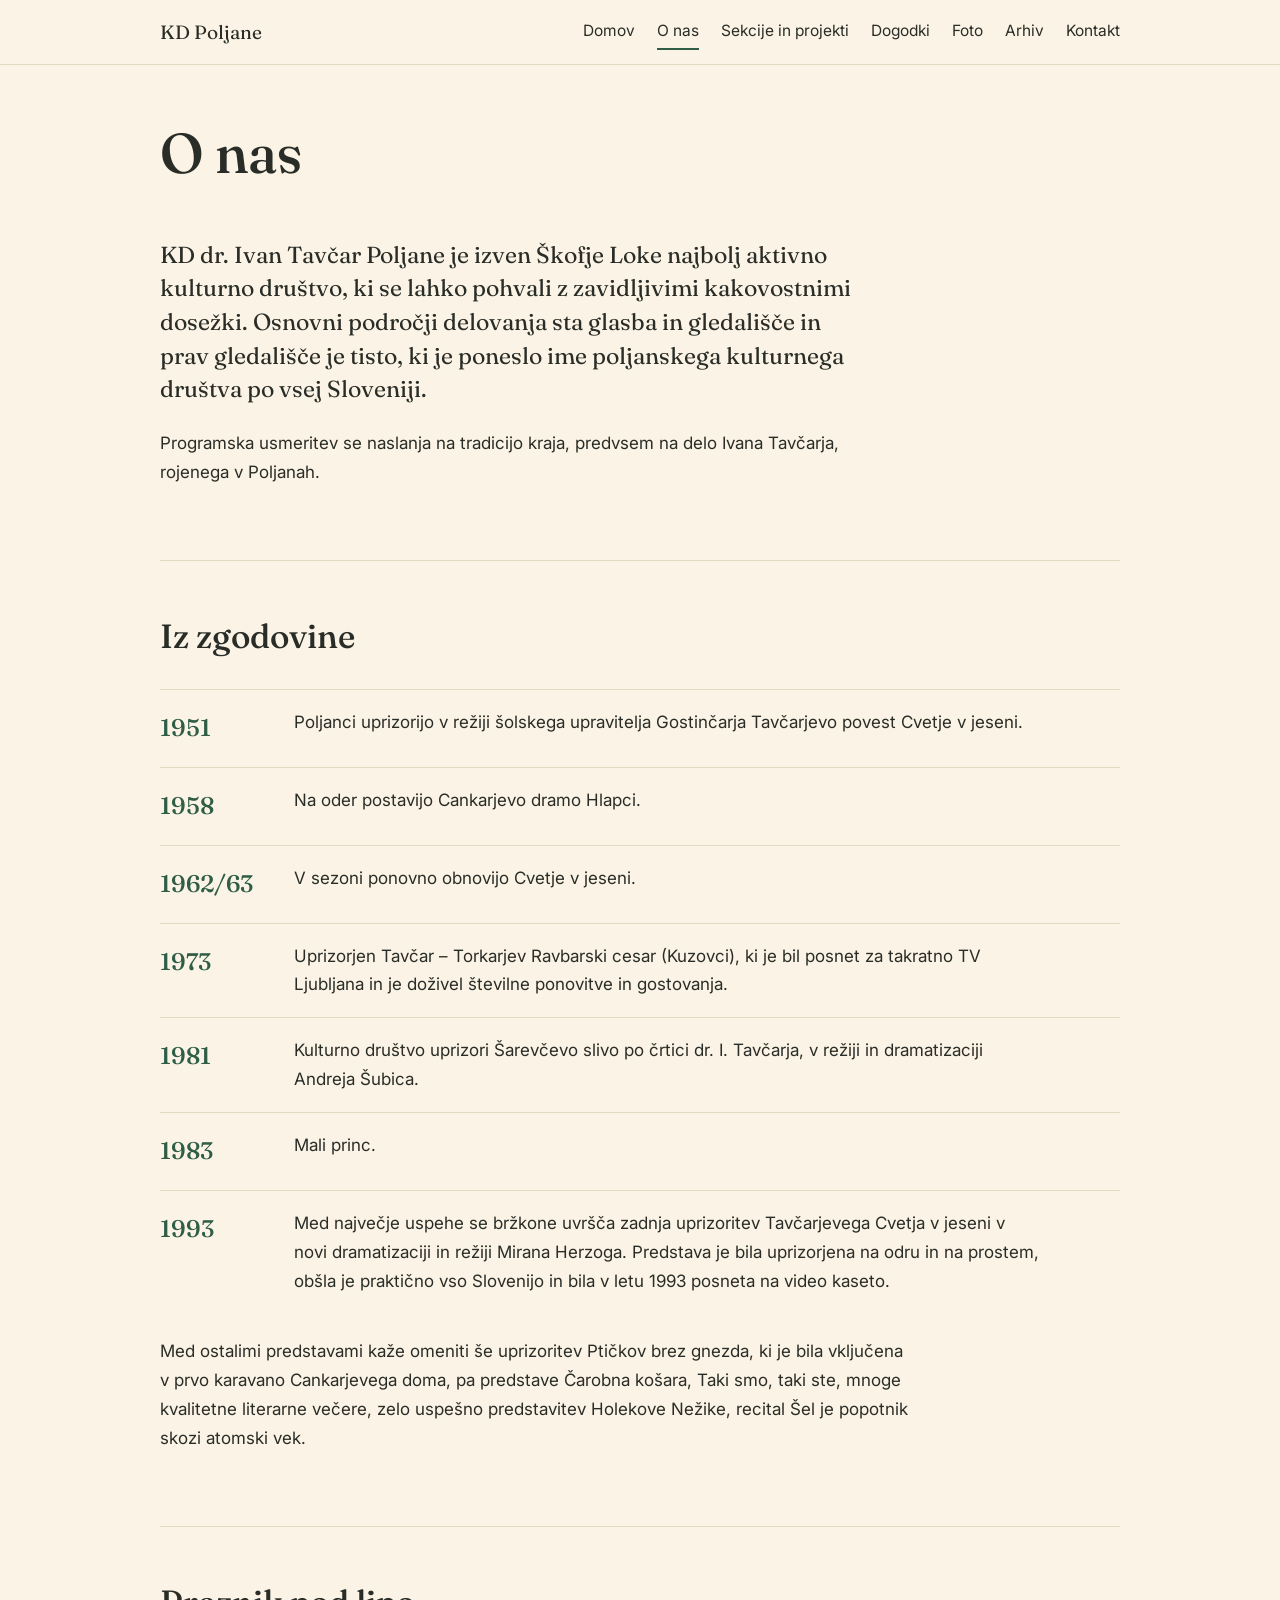
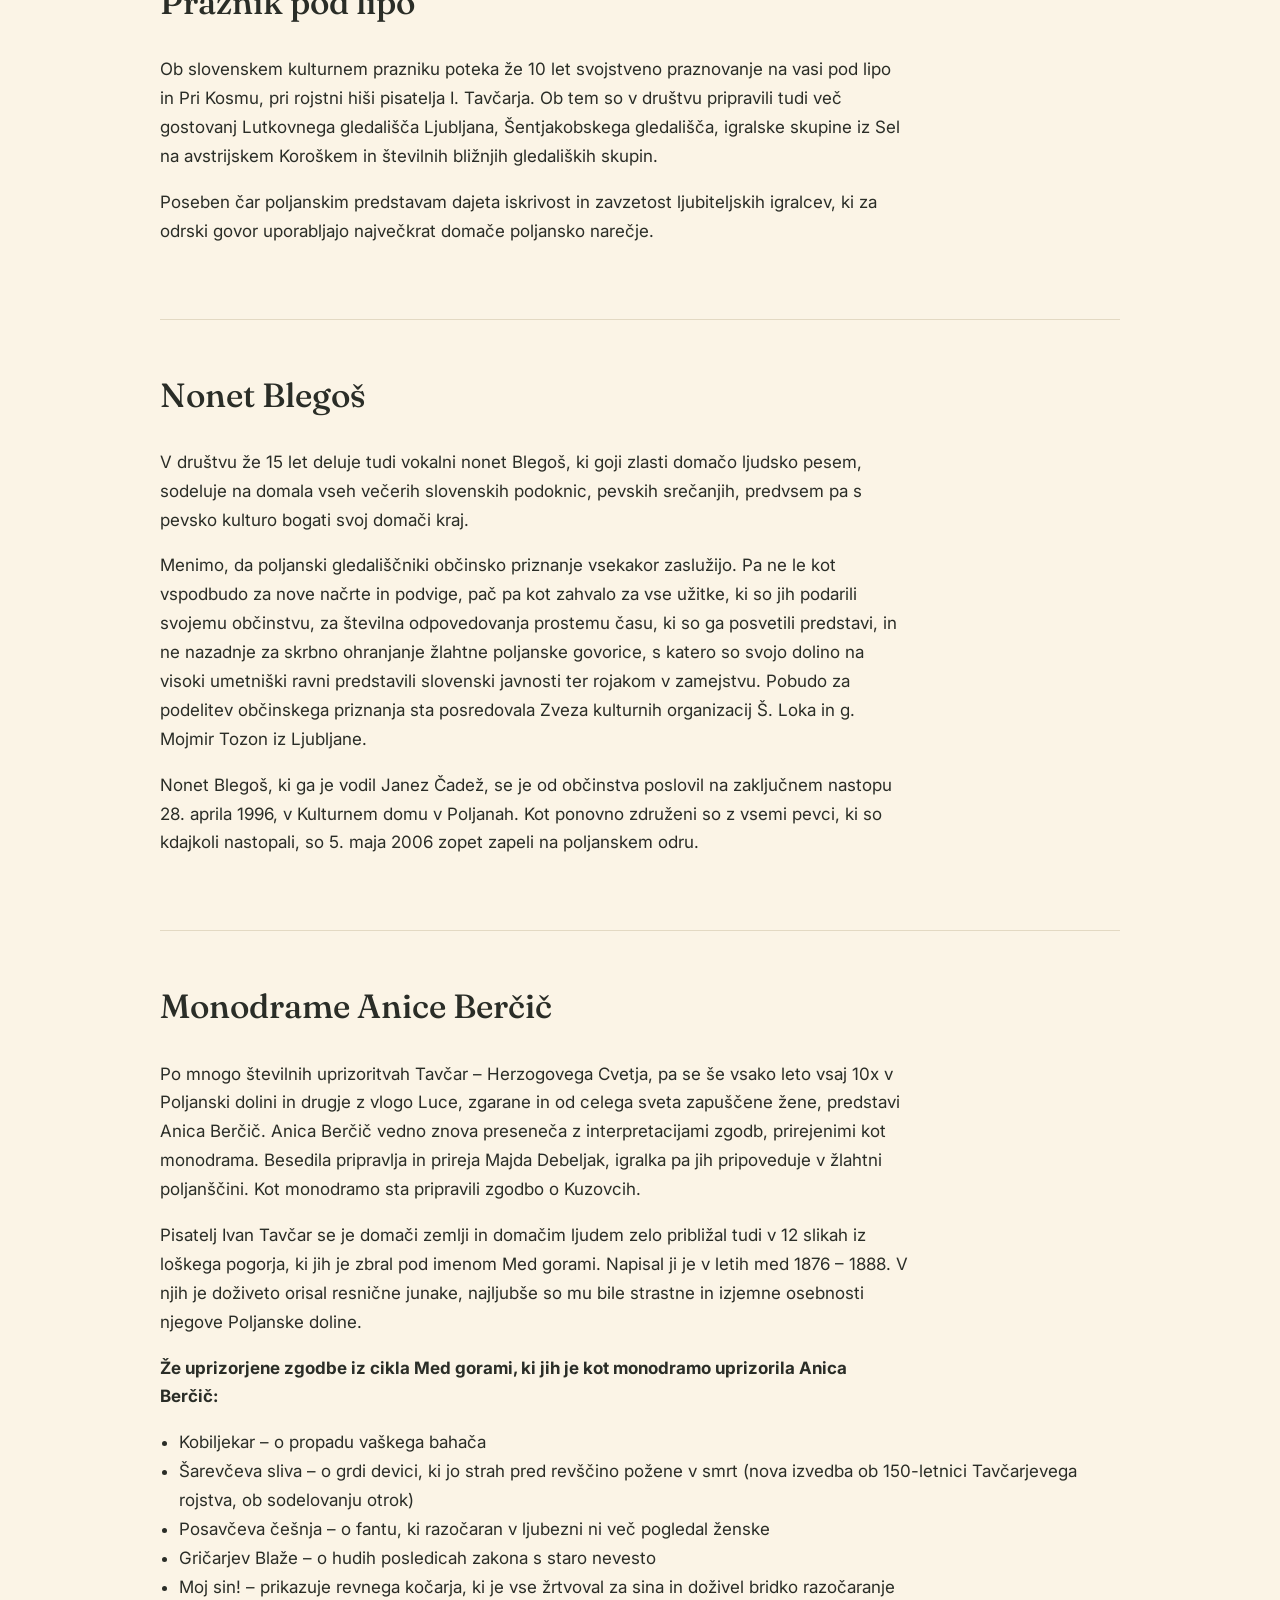
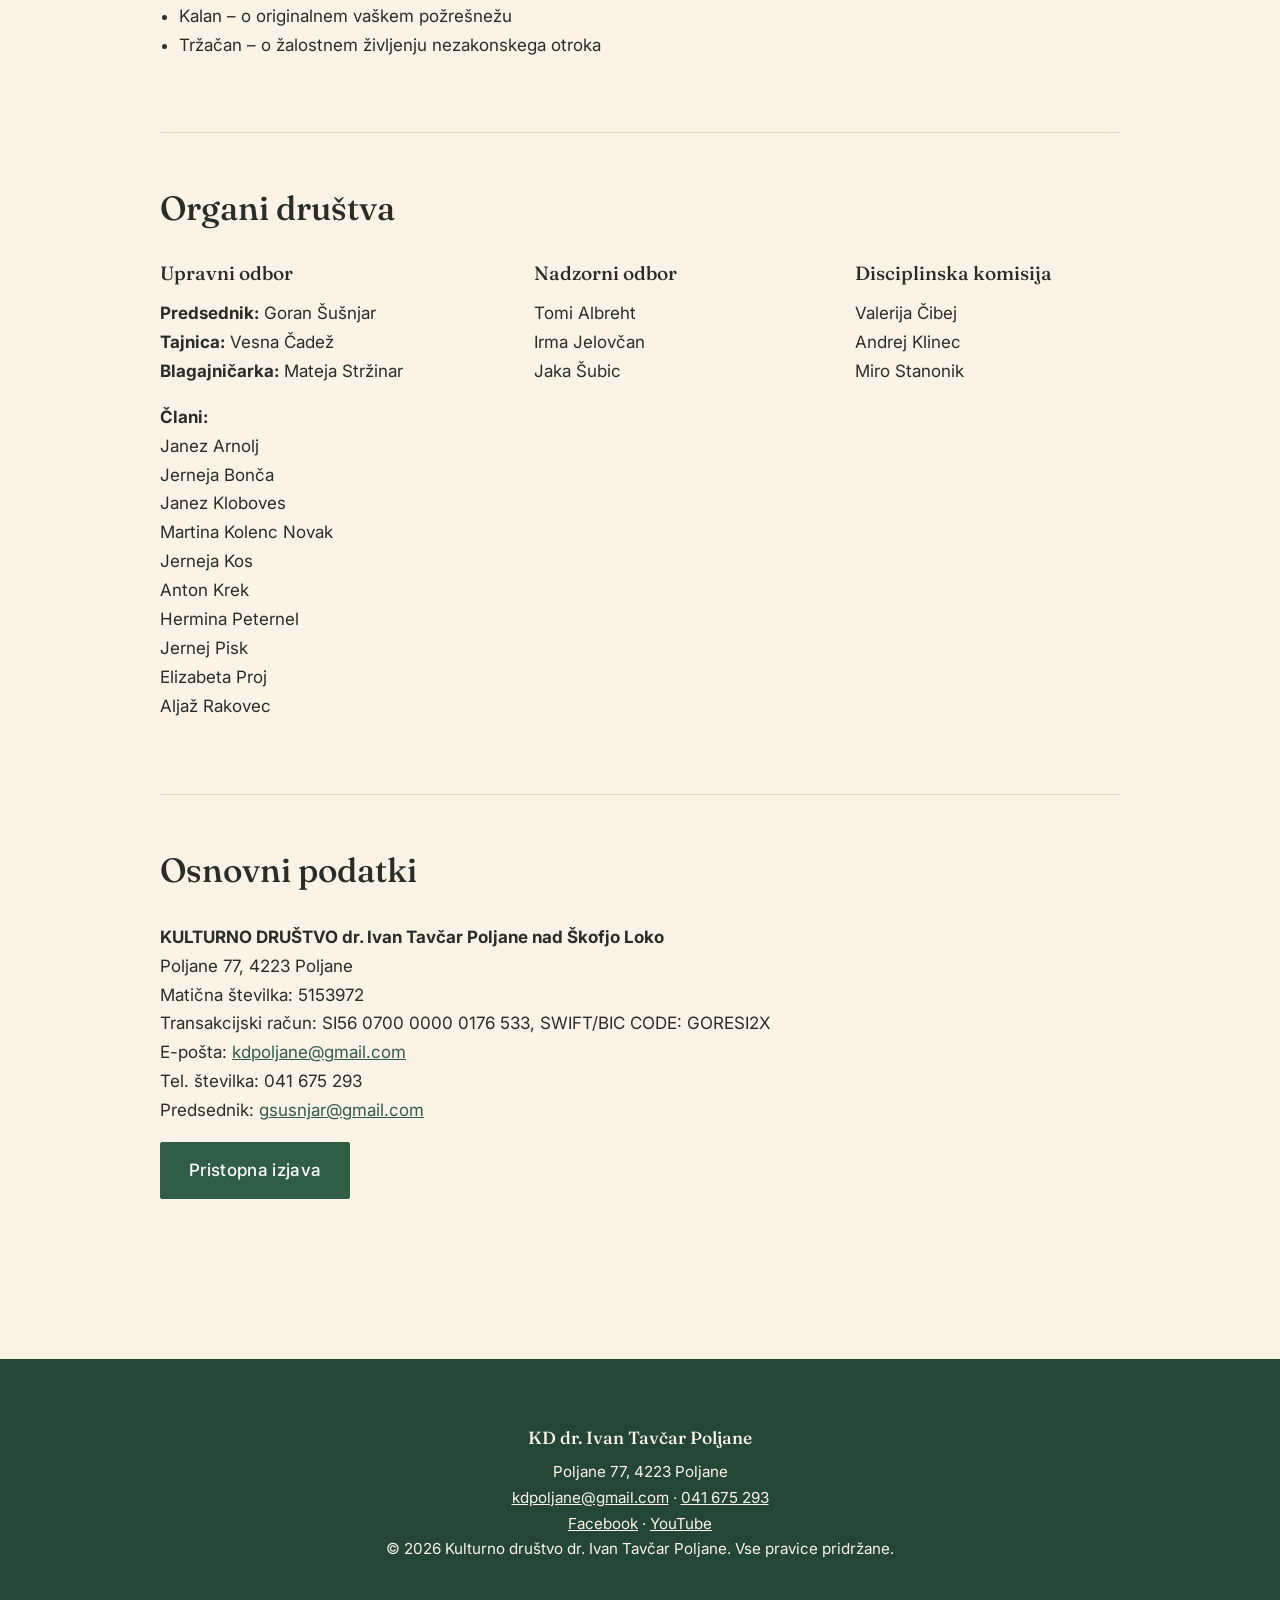
<file: o-nas.html>
<!DOCTYPE html>
<html lang="sl">
<head>
<meta charset="utf-8">
<meta name="viewport" content="width=device-width, initial-scale=1, viewport-fit=cover">
<title>O nas | KD dr. Ivan Tavčar Poljane</title>
<meta name="description" content="Kulturno društvo dr. Ivan Tavčar Poljane: gledališče, glasba, fotografija in likovna umetnost v Poljanski dolini.">
<link rel="preconnect" href="https://fonts.googleapis.com"><link rel="preconnect" href="https://fonts.gstatic.com" crossorigin>
<link href="https://fonts.googleapis.com/css2?family=Fraunces:opsz,wght@9..144,400;9..144,500&family=Inter:wght@400;500;600&display=swap" rel="stylesheet">
<link rel="stylesheet" href="style.css">
</head>
<body>
<header><nav aria-label="Glavna navigacija">
<a class="logo" href="index.html">KD Poljane</a>
<button id="menu" aria-expanded="false" aria-controls="links">Meni</button>
<div class="links" id="links">
<a href="index.html">Domov</a><a href="o-nas.html" class="on">O nas</a><a href="sekcije-in-projekti.html">Sekcije in projekti</a><a href="dogodki.html">Dogodki</a><a href="foto.html">Foto</a><a href="arhiv.html">Arhiv</a><a href="kontakt.html">Kontakt</a>
</div></nav></header>
<main>
<section class="page">
<h1>O nas</h1>
<div class="sec"><p class="big">KD dr. Ivan Tavčar Poljane je izven Škofje Loke najbolj aktivno kulturno društvo, ki se lahko pohvali z zavidljivimi kakovostnimi dosežki. Osnovni področji delovanja sta glasba in gledališče in prav gledališče je tisto, ki je poneslo ime poljanskega kulturnega društva po vsej Sloveniji.</p>
<p>Programska usmeritev se naslanja na tradicijo kraja, predvsem na delo Ivana Tavčarja, rojenega v Poljanah.</p></div>
<div class="sec"><h2>Iz zgodovine</h2>
<div class="tl"><div><b>1951</b><p>Poljanci uprizorijo v režiji šolskega upravitelja Gostinčarja Tavčarjevo povest Cvetje v jeseni.</p></div>
<div><b>1958</b><p>Na oder postavijo Cankarjevo dramo Hlapci.</p></div>
<div><b>1962/63</b><p>V sezoni ponovno obnovijo Cvetje v jeseni.</p></div>
<div><b>1973</b><p>Uprizorjen Tavčar – Torkarjev Ravbarski cesar (Kuzovci), ki je bil posnet za takratno TV Ljubljana in je doživel številne ponovitve in gostovanja.</p></div>
<div><b>1981</b><p>Kulturno društvo uprizori Šarevčevo slivo po črtici dr. I. Tavčarja, v režiji in dramatizaciji Andreja Šubica.</p></div>
<div><b>1983</b><p>Mali princ.</p></div>
<div><b>1993</b><p>Med največje uspehe se bržkone uvršča zadnja uprizoritev Tavčarjevega Cvetja v jeseni v novi dramatizaciji in režiji Mirana Herzoga. Predstava je bila uprizorjena na odru in na prostem, obšla je praktično vso Slovenijo in bila v letu 1993 posneta na video kaseto.</p></div></div>
<p style="margin-top:1.4em">Med ostalimi predstavami kaže omeniti še uprizoritev Ptičkov brez gnezda, ki je bila vključena v prvo karavano Cankarjevega doma, pa predstave Čarobna košara, Taki smo, taki ste, mnoge kvalitetne literarne večere, zelo uspešno predstavitev Holekove Nežike, recital Šel je popotnik skozi atomski vek.</p></div>
<div class="sec"><h2>Praznik pod lipo</h2>
<p>Ob slovenskem kulturnem prazniku poteka že 10 let svojstveno praznovanje na vasi pod lipo in Pri Kosmu, pri rojstni hiši pisatelja I. Tavčarja. Ob tem so v društvu pripravili tudi več gostovanj Lutkovnega gledališča Ljubljana, Šentjakobskega gledališča, igralske skupine iz Sel na avstrijskem Koroškem in številnih bližnjih gledaliških skupin.</p>
<p>Poseben čar poljanskim predstavam dajeta iskrivost in zavzetost ljubiteljskih igralcev, ki za odrski govor uporabljajo največkrat domače poljansko narečje.</p></div>
<div class="sec"><h2>Nonet Blegoš</h2>
<p>V društvu že 15 let deluje tudi vokalni nonet Blegoš, ki goji zlasti domačo ljudsko pesem, sodeluje na domala vseh večerih slovenskih podoknic, pevskih srečanjih, predvsem pa s pevsko kulturo bogati svoj domači kraj.</p>
<p>Menimo, da poljanski gledališčniki občinsko priznanje vsekakor zaslužijo. Pa ne le kot vspodbudo za nove načrte in podvige, pač pa kot zahvalo za vse užitke, ki so jih podarili svojemu občinstvu, za številna odpovedovanja prostemu času, ki so ga posvetili predstavi, in ne nazadnje za skrbno ohranjanje žlahtne poljanske govorice, s katero so svojo dolino na visoki umetniški ravni predstavili slovenski javnosti ter rojakom v zamejstvu. Pobudo za podelitev občinskega priznanja sta posredovala Zveza kulturnih organizacij Š. Loka in g. Mojmir Tozon iz Ljubljane.</p>
<p>Nonet Blegoš, ki ga je vodil Janez Čadež, se je od občinstva poslovil na zaključnem nastopu 28. aprila 1996, v Kulturnem domu v Poljanah. Kot ponovno združeni so z vsemi pevci, ki so kdajkoli nastopali, so 5. maja 2006 zopet zapeli na poljanskem odru.</p></div>
<div class="sec"><h2>Monodrame Anice Berčič</h2>
<p>Po mnogo številnih uprizoritvah Tavčar – Herzogovega Cvetja, pa se še vsako leto vsaj 10x v Poljanski dolini in drugje z vlogo Luce, zgarane in od celega sveta zapuščene žene, predstavi Anica Berčič. Anica Berčič vedno znova preseneča z interpretacijami zgodb, prirejenimi kot monodrama. Besedila pripravlja in prireja Majda Debeljak, igralka pa jih pripoveduje v žlahtni poljanščini. Kot monodramo sta pripravili zgodbo o Kuzovcih.</p>
<p>Pisatelj Ivan Tavčar se je domači zemlji in domačim ljudem zelo približal tudi v 12 slikah iz loškega pogorja, ki jih je zbral pod imenom Med gorami. Napisal ji je v letih med 1876 – 1888. V njih je doživeto orisal resnične junake, najljubše so mu bile strastne in izjemne osebnosti njegove Poljanske doline.</p>
<p><b>Že uprizorjene zgodbe iz cikla Med gorami, ki jih je kot monodramo uprizorila Anica Berčič:</b></p>
<ul class="plain"><li>Kobiljekar – o propadu vaškega bahača</li><li>Šarevčeva sliva – o grdi devici, ki jo strah pred revščino požene v smrt (nova izvedba ob 150-letnici Tavčarjevega rojstva, ob sodelovanju otrok)</li><li>Posavčeva češnja – o fantu, ki razočaran v ljubezni ni več pogledal ženske</li><li>Gričarjev Blaže – o hudih posledicah zakona s staro nevesto</li><li>Moj sin! – prikazuje revnega kočarja, ki je vse žrtvoval za sina in doživel bridko razočaranje</li><li>Kalan – o originalnem vaškem požrešnežu</li><li>Tržačan – o žalostnem življenju nezakonskega otroka</li></ul></div>
<div class="sec"><h2>Organi društva</h2>
<div class="org"><div><h3>Upravni odbor</h3><p><b>Predsednik:</b> Goran Šušnjar<br><b>Tajnica:</b> Vesna Čadež<br><b>Blagajničarka:</b> Mateja Stržinar</p><p><b>Člani:</b><br>Janez Arnolj<br>Jerneja Bonča<br>Janez Kloboves<br>Martina Kolenc Novak<br>Jerneja Kos<br>Anton Krek<br>Hermina Peternel<br>Jernej Pisk<br>Elizabeta Proj<br>Aljaž Rakovec</p></div>
<div><h3>Nadzorni odbor</h3><p>Tomi Albreht<br>Irma Jelovčan<br>Jaka Šubic</p></div>
<div><h3>Disciplinska komisija</h3><p>Valerija Čibej<br>Andrej Klinec<br>Miro Stanonik</p></div></div></div>
<div class="sec"><h2>Osnovni podatki</h2>
<p><b>KULTURNO DRUŠTVO dr. Ivan Tavčar Poljane nad Škofjo Loko</b><br>Poljane 77, 4223 Poljane<br>Matična številka: 5153972<br>Transakcijski račun: SI56 0700 0000 0176 533, SWIFT/BIC CODE: GORESI2X<br>E-pošta: <a href="mailto:kdpoljane@gmail.com">kdpoljane@gmail.com</a><br>Tel. številka: 041 675 293<br>Predsednik: <a href="mailto:gsusnjar@gmail.com">gsusnjar@gmail.com</a></p>
<a class="btn fill" href="http://www.kd-poljane.si/pages/images/onas/pristopna%20izjava.doc">Pristopna izjava</a></div>
</section>
</main>

<footer><b>KD dr. Ivan Tavčar Poljane</b>Poljane 77, 4223 Poljane<br><a href="mailto:kdpoljane@gmail.com">kdpoljane@gmail.com</a> · <a href="tel:+38641675293">041 675 293</a><br><a href="https://www.facebook.com/KDdr.IvanTavcarPoljane" target="_blank" rel="noopener">Facebook</a> · <a href="https://www.youtube.com/@kddr.ivantavcarpoljane" target="_blank" rel="noopener">YouTube</a><br>© <span id="y">2026</span> Kulturno društvo dr. Ivan Tavčar Poljane. Vse pravice pridržane.</footer>
<script src="main.js"></script>
</body>
</html>
</file>
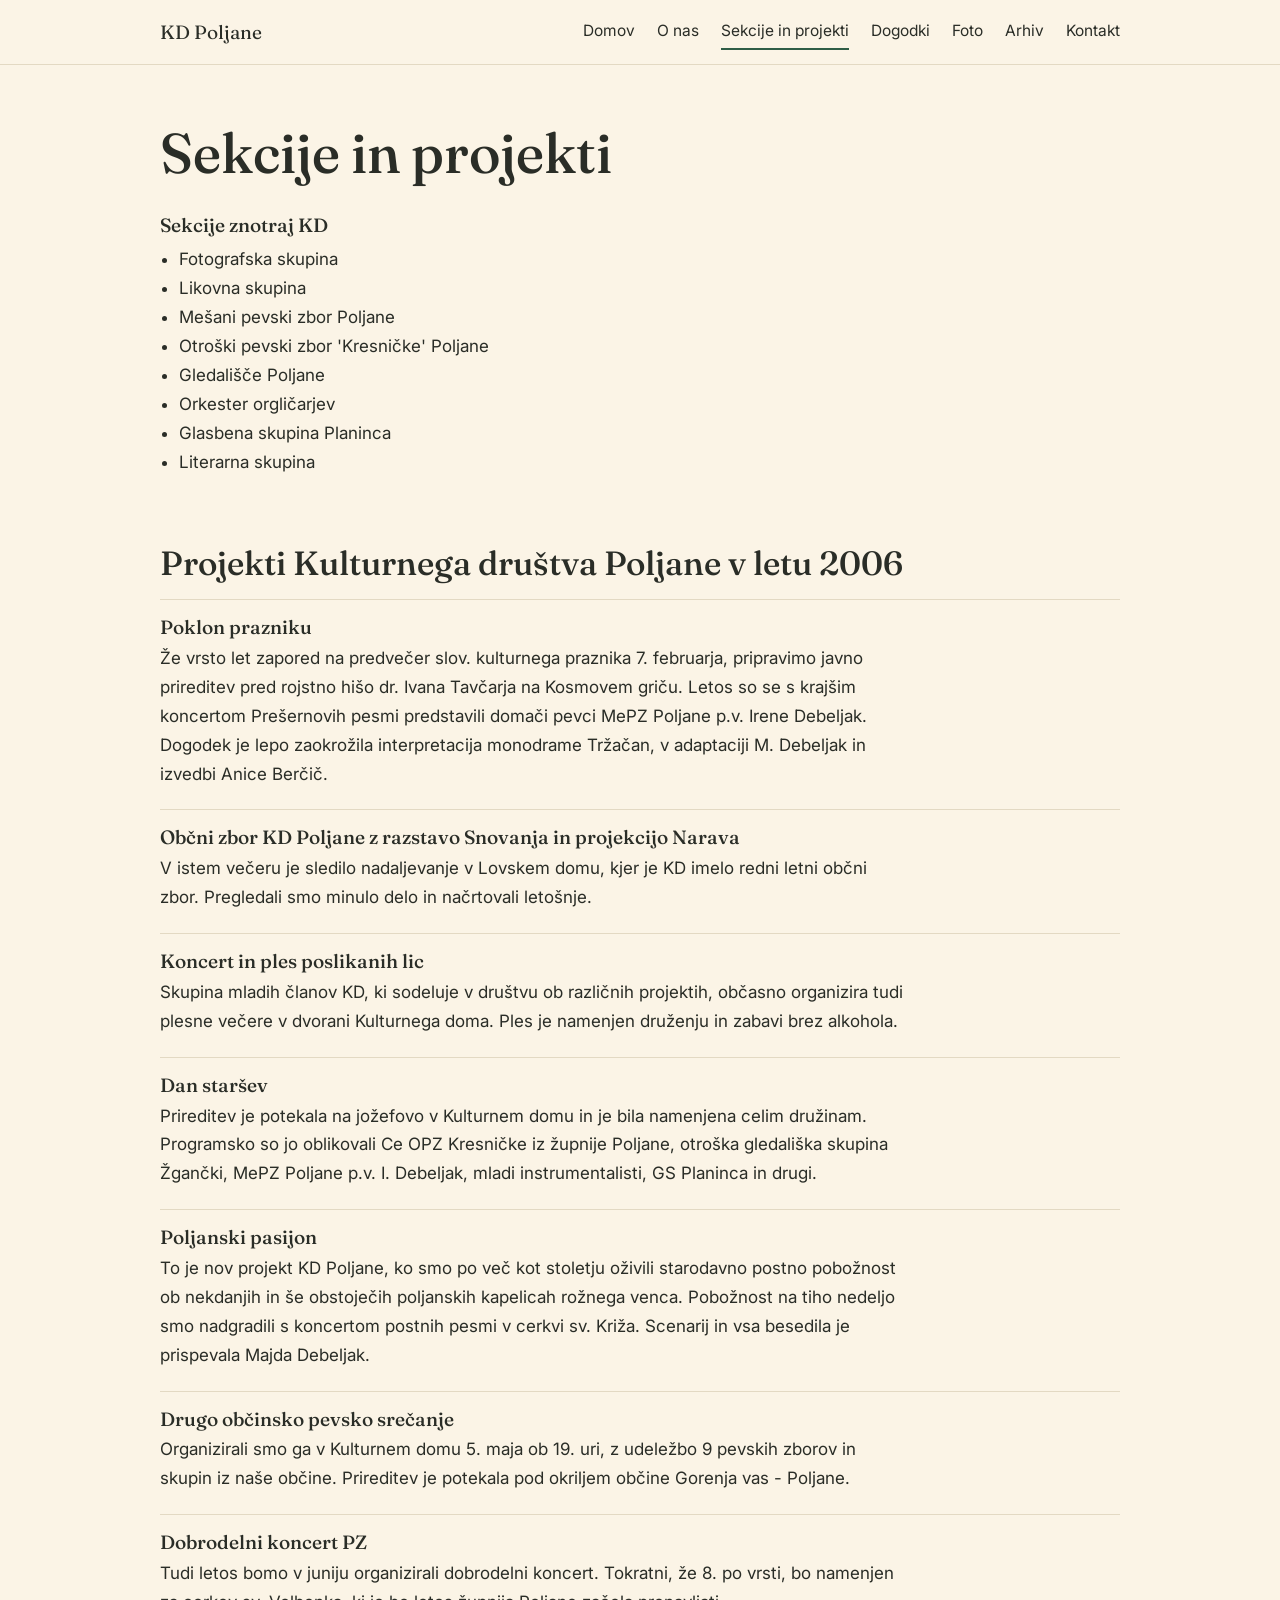
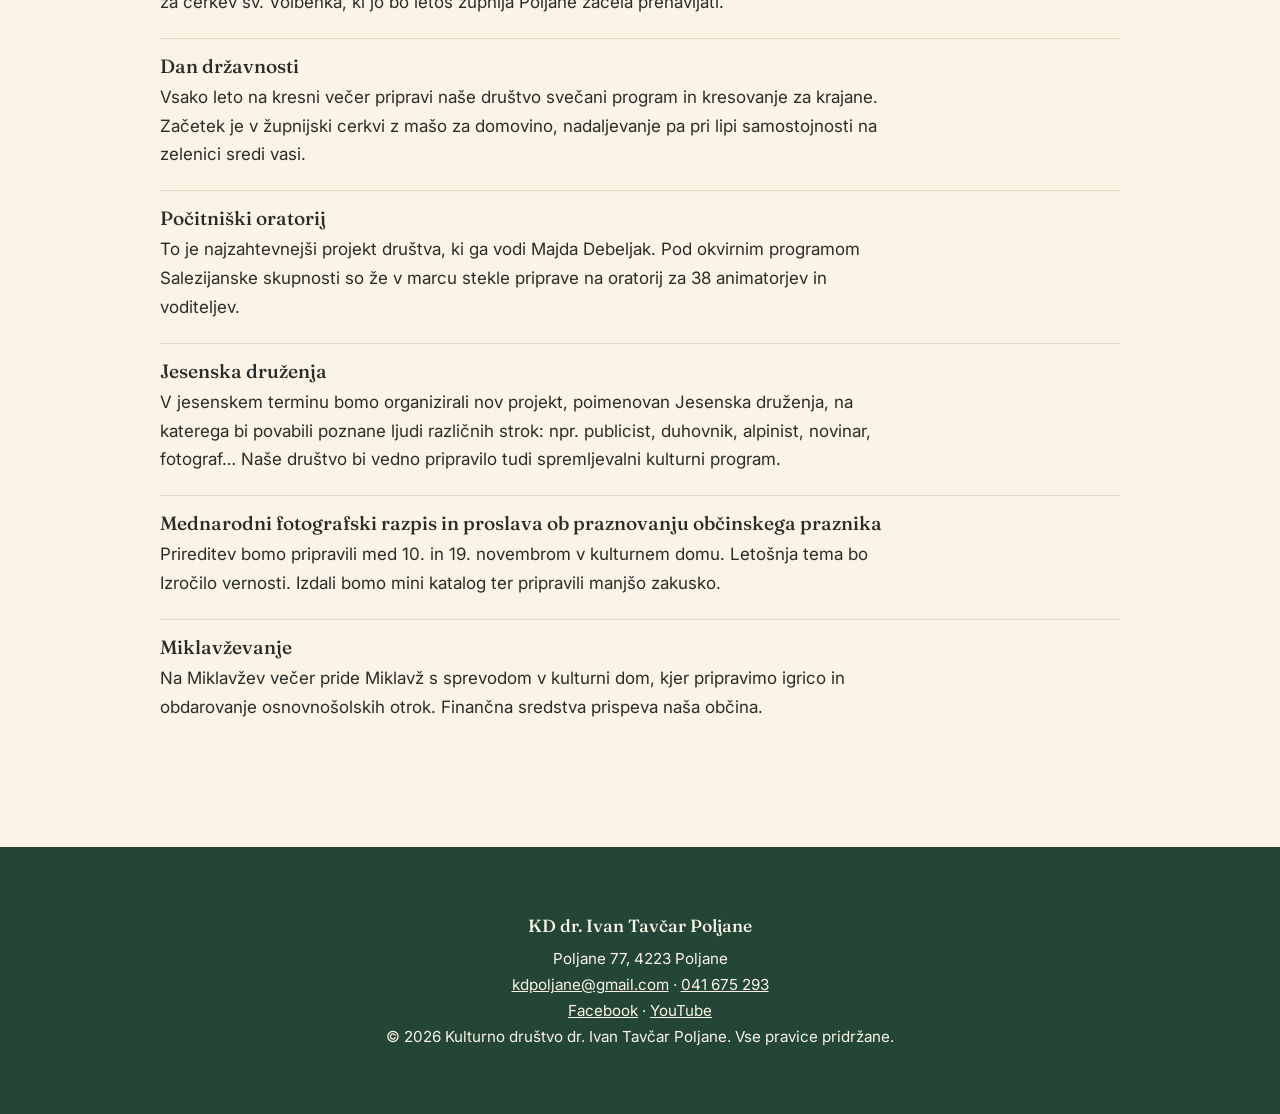
<file: sekcije-in-projekti.html>
<!DOCTYPE html>
<html lang="sl">
<head>
<meta charset="utf-8">
<meta name="viewport" content="width=device-width, initial-scale=1, viewport-fit=cover">
<title>Sekcije in projekti | KD dr. Ivan Tavčar Poljane</title>
<meta name="description" content="Kulturno društvo dr. Ivan Tavčar Poljane: gledališče, glasba, fotografija in likovna umetnost v Poljanski dolini.">
<link rel="preconnect" href="https://fonts.googleapis.com"><link rel="preconnect" href="https://fonts.gstatic.com" crossorigin>
<link href="https://fonts.googleapis.com/css2?family=Fraunces:opsz,wght@9..144,400;9..144,500&family=Inter:wght@400;500;600&display=swap" rel="stylesheet">
<link rel="stylesheet" href="style.css">
</head>
<body>
<header><nav aria-label="Glavna navigacija">
<a class="logo" href="index.html">KD Poljane</a>
<button id="menu" aria-expanded="false" aria-controls="links">Meni</button>
<div class="links" id="links">
<a href="index.html">Domov</a><a href="o-nas.html">O nas</a><a href="sekcije-in-projekti.html" class="on">Sekcije in projekti</a><a href="dogodki.html">Dogodki</a><a href="foto.html">Foto</a><a href="arhiv.html">Arhiv</a><a href="kontakt.html">Kontakt</a>
</div></nav></header>
<main>
<section class="page">
<h1>Sekcije in projekti</h1>
<h3>Sekcije znotraj KD</h3>
<ul class="plain"><li>Fotografska skupina</li><li>Likovna skupina</li><li>Mešani pevski zbor Poljane</li><li>Otroški pevski zbor 'Kresničke' Poljane</li><li>Gledališče Poljane</li><li>Orkester orgličarjev</li><li>Glasbena skupina Planinca</li><li>Literarna skupina</li></ul>
<h2>Projekti Kulturnega društva Poljane v letu 2006</h2>
<div class="pr"><h3>Poklon prazniku</h3><p>Že vrsto let zapored na predvečer slov. kulturnega praznika 7. februarja, pripravimo javno prireditev pred rojstno hišo dr. Ivana Tavčarja na Kosmovem griču. Letos so se s krajšim koncertom Prešernovih pesmi predstavili domači pevci MePZ Poljane p.v. Irene Debeljak. Dogodek je lepo zaokrožila interpretacija monodrame Tržačan, v adaptaciji M. Debeljak in izvedbi Anice Berčič.</p></div>
<div class="pr"><h3>Občni zbor KD Poljane z razstavo Snovanja in projekcijo Narava</h3><p>V istem večeru je sledilo nadaljevanje v Lovskem domu, kjer je KD imelo redni letni občni zbor. Pregledali smo minulo delo in načrtovali letošnje.</p></div>
<div class="pr"><h3>Koncert in ples poslikanih lic</h3><p>Skupina mladih članov KD, ki sodeluje v društvu ob različnih projektih, občasno organizira tudi plesne večere v dvorani Kulturnega doma. Ples je namenjen druženju in zabavi brez alkohola.</p></div>
<div class="pr"><h3>Dan staršev</h3><p>Prireditev je potekala na jožefovo v Kulturnem domu in je bila namenjena celim družinam. Programsko so jo oblikovali Ce OPZ Kresničke iz župnije Poljane, otroška gledališka skupina Žgančki, MePZ Poljane p.v. I. Debeljak, mladi instrumentalisti, GS Planinca in drugi.</p></div>
<div class="pr"><h3>Poljanski pasijon</h3><p>To je nov projekt KD Poljane, ko smo po več kot stoletju oživili starodavno postno pobožnost ob nekdanjih in še obstoječih poljanskih kapelicah rožnega venca. Pobožnost na tiho nedeljo smo nadgradili s koncertom postnih pesmi v cerkvi sv. Križa. Scenarij in vsa besedila je prispevala Majda Debeljak.</p></div>
<div class="pr"><h3>Drugo občinsko pevsko srečanje</h3><p>Organizirali smo ga v Kulturnem domu 5. maja ob 19. uri, z udeležbo 9 pevskih zborov in skupin iz naše občine. Prireditev je potekala pod okriljem občine Gorenja vas - Poljane.</p></div>
<div class="pr"><h3>Dobrodelni koncert PZ</h3><p>Tudi letos bomo v juniju organizirali dobrodelni koncert. Tokratni, že 8. po vrsti, bo namenjen za cerkev sv. Volbenka, ki jo bo letos župnija Poljane začela prenavljati.</p></div>
<div class="pr"><h3>Dan državnosti</h3><p>Vsako leto na kresni večer pripravi naše društvo svečani program in kresovanje za krajane. Začetek je v župnijski cerkvi z mašo za domovino, nadaljevanje pa pri lipi samostojnosti na zelenici sredi vasi.</p></div>
<div class="pr"><h3>Počitniški oratorij</h3><p>To je najzahtevnejši projekt društva, ki ga vodi Majda Debeljak. Pod okvirnim programom Salezijanske skupnosti so že v marcu stekle priprave na oratorij za 38 animatorjev in voditeljev.</p></div>
<div class="pr"><h3>Jesenska druženja</h3><p>V jesenskem terminu bomo organizirali nov projekt, poimenovan Jesenska druženja, na katerega bi povabili poznane ljudi različnih strok: npr. publicist, duhovnik, alpinist, novinar, fotograf… Naše društvo bi vedno pripravilo tudi spremljevalni kulturni program.</p></div>
<div class="pr"><h3>Mednarodni fotografski razpis in proslava ob praznovanju občinskega praznika</h3><p>Prireditev bomo pripravili med 10. in 19. novembrom v kulturnem domu. Letošnja tema bo Izročilo vernosti. Izdali bomo mini katalog ter pripravili manjšo zakusko.</p></div>
<div class="pr"><h3>Miklavževanje</h3><p>Na Miklavžev večer pride Miklavž s sprevodom v kulturni dom, kjer pripravimo igrico in obdarovanje osnovnošolskih otrok. Finančna sredstva prispeva naša občina.</p></div>
</section>
</main>

<footer><b>KD dr. Ivan Tavčar Poljane</b>Poljane 77, 4223 Poljane<br><a href="mailto:kdpoljane@gmail.com">kdpoljane@gmail.com</a> · <a href="tel:+38641675293">041 675 293</a><br><a href="https://www.facebook.com/KDdr.IvanTavcarPoljane" target="_blank" rel="noopener">Facebook</a> · <a href="https://www.youtube.com/@kddr.ivantavcarpoljane" target="_blank" rel="noopener">YouTube</a><br>© <span id="y">2026</span> Kulturno društvo dr. Ivan Tavčar Poljane. Vse pravice pridržane.</footer>
<script src="main.js"></script>
</body>
</html>
</file>
<file: style.css>
:root{--bg:#fbf4e6;--ink:#2a2d27;--green:#2f5d46;--line:#e3d9c3;box-sizing:border-box;padding-top:env(safe-area-inset-top,0px);padding-bottom:env(safe-area-inset-bottom,0px)}
*,*::before,*::after{box-sizing:inherit}
/* Za fotografijo v bannerju: dodaj sliko v mapo images in v .banner nastavi background-image:url(images/banner.jpg);background-size:cover; (SVG krajino lahko nato odstraniš iz index.html). */
html{background:var(--bg)}
body{margin:0;background:var(--bg);color:var(--ink);font:17px/1.7 Inter,system-ui,sans-serif}
h1,h2,h3{font-family:Fraunces,Georgia,serif;font-weight:500;line-height:1.15;margin:0 0 .5em;color:var(--ink)}
h1{font-size:clamp(2.2rem,5.5vw,3.5rem)}h2{font-size:clamp(1.6rem,3.5vw,2.1rem);margin-top:2em}h3{font-size:1.2rem}
a{color:var(--green)}
:focus-visible{outline:3px solid var(--green);outline-offset:2px}
header{position:sticky;top:0;z-index:5;background:var(--bg);border-bottom:1px solid var(--line)}
nav{max-width:1000px;margin:auto;display:flex;align-items:center;gap:22px;padding:14px 20px}
.logo{font-family:Fraunces,serif;font-size:1.2rem;color:var(--ink);text-decoration:none;margin-right:auto}
.links{display:flex;gap:22px;align-items:center}
.links a{color:var(--ink);text-decoration:none;font-size:.97rem;padding:4px 0;border-bottom:2px solid transparent}
.links a:hover,.links a.on{border-bottom-color:var(--green)}
#menu{display:none;background:none;border:0;border-bottom:2px solid var(--green);color:var(--ink);font:inherit;padding:2px 0}
main{max-width:1000px;margin:auto;padding:0 20px}
.page{padding:56px 0 24px}
p{margin:0 0 1em;max-width:44em}
.btns{display:flex;gap:14px;flex-wrap:wrap;margin:28px 0 0}
.btn{display:inline-block;border:1px solid var(--green);color:var(--green);text-decoration:none;padding:10px 20px;border-radius:2px;font-weight:500}
.btn.fill{background:var(--green);color:#fff}
.ov{display:grid;grid-template-columns:1fr 1fr;gap:8px 56px}.ov>div{border-top:1px solid var(--line);padding:8px 0 12px}.ov h2{margin-top:.6em;font-size:1.5rem}.ov h2 a{color:var(--ink);text-decoration:none}.ov h2 a:hover{text-decoration:underline}
.hero{display:grid;grid-template-columns:1.1fr 1fr;gap:48px;align-items:center}
.hero svg{width:100%;height:auto;display:block}
.ev{list-style:none;padding:0;margin:20px 0 0}
.ev li{display:grid;grid-template-columns:180px 1fr;gap:20px;padding:18px 0;border-top:1px solid var(--line)}
.ev time{color:var(--green);font-weight:500}.ev b{font-family:Fraunces,serif;font-weight:500;font-size:1.15rem}.ev p{margin:.3em 0 0}
.two{display:grid;grid-template-columns:1fr 1fr;gap:40px}
ul.plain{padding-left:1.1em;margin:0 0 1em}
.pr{border-top:1px solid var(--line);padding:16px 0 4px}.pr h3{margin-bottom:.3em}
.btn{padding:13px 28px;letter-spacing:.02em;transition:background .2s,color .2s}
.btn:hover{background:var(--green);color:#fff}.btn.fill:hover{background:#234636}
.btn.light{background:#fbf4e6;color:#234636;border-color:#fbf4e6}.btn.light:hover{background:#fff;color:#234636}
.btn.ghost{border-color:#fbf4e6;color:#fbf4e6}.btn.ghost:hover{background:#fbf4e6;color:#234636}
.banner{display:flex;align-items:center;position:relative;min-height:460px;color:#fff;overflow:hidden}
.banner svg{position:absolute;inset:0;width:100%;height:100%}.banner::after{content:"";position:absolute;inset:0;background:linear-gradient(90deg,rgba(20,45,34,.78),rgba(20,45,34,.15) 70%)}
.bt{position:relative;z-index:1;max-width:1000px;margin:auto;padding:56px 20px;width:100%}.bt h1,.bt p{color:#fff;max-width:19em}.bt p{max-width:34em;font-size:1.1rem}
body.home .page{padding-top:24px}
.blk{display:grid;grid-template-columns:1.2fr 1fr;gap:56px;align-items:start;padding:48px 0;border-top:1px solid var(--line)}.blk:first-child{border-top:0}
.blk.rev>div:first-child{order:2}.blk h2{margin-top:0}.blk .side{border-left:2px solid var(--green);padding-left:24px}.blk .side p{margin-bottom:.9em}
@media (max-width:820px){.blk{grid-template-columns:1fr;gap:20px}.blk.rev>div:first-child{order:0}}
body{overflow-x:hidden}
.blk{padding:88px 0;gap:96px}.blk h2{font-size:clamp(1.8rem,3.6vw,2.4rem);margin-bottom:.7em}.blk p{margin-bottom:1.3em}.blk .side{padding:6px 0 6px 28px}.blk .side p{margin-bottom:1.4em;line-height:1.8}
.cta{width:100vw;margin:0 0 0 calc(50% - 50vw);background:#234636;color:#fbf4e6;padding:72px 20px;display:flex;align-items:center;justify-content:space-between;gap:24px;flex-wrap:wrap}
.cta>div:first-child{max-width:1000px}.cta{padding-inline:max(20px,calc((100vw - 1000px)/2 + 20px))}
.cta h2{margin:0 0 .25em;font-size:1.9rem;color:#fbf4e6}.cta p{margin:0;color:#fbf4e6}.cta a:not(.btn){color:#fbf4e6}.cta .btns{margin:0}
.sec{padding:56px 0;border-top:1px solid var(--line)}h1+.sec{border-top:0;padding-top:24px}.sec h2{margin-top:0;margin-bottom:1em}.big{font-family:Fraunces,Georgia,serif;font-size:1.45rem;line-height:1.45;max-width:30em}
.tl>div{display:grid;grid-template-columns:110px 1fr;gap:24px;padding:18px 0;border-top:1px solid var(--line)}.tl b{font-family:Fraunces,serif;font-weight:500;font-size:1.5rem;color:var(--green)}.tl p{margin:0}
.org{display:grid;grid-template-columns:1.2fr 1fr 1fr;gap:56px}.org h3{margin-bottom:.8em}
@media (max-width:820px){.blk{padding:56px 0}.org{grid-template-columns:1fr;gap:32px}.tl>div{grid-template-columns:70px 1fr;gap:12px}.cta{flex-direction:column;align-items:flex-start}}
.pin{display:inline-flex;gap:8px;align-items:center}
footer{background:#234636;color:#fbf4e6;margin-top:80px;padding:64px 20px;text-align:center;font-size:.95rem}footer a{color:#fbf4e6}
footer b{display:block;font-family:Fraunces,serif;font-weight:500;font-size:1.1rem;margin-bottom:6px}
@media (max-width:820px){.ov{grid-template-columns:1fr}.hero,.two{grid-template-columns:1fr}.ev li{grid-template-columns:1fr;gap:2px}
#menu{display:block}nav{flex-wrap:wrap}.links{display:none;width:100%;flex-direction:column;align-items:flex-start;gap:10px;padding:8px 0}.links.open{display:flex}}
</file>
